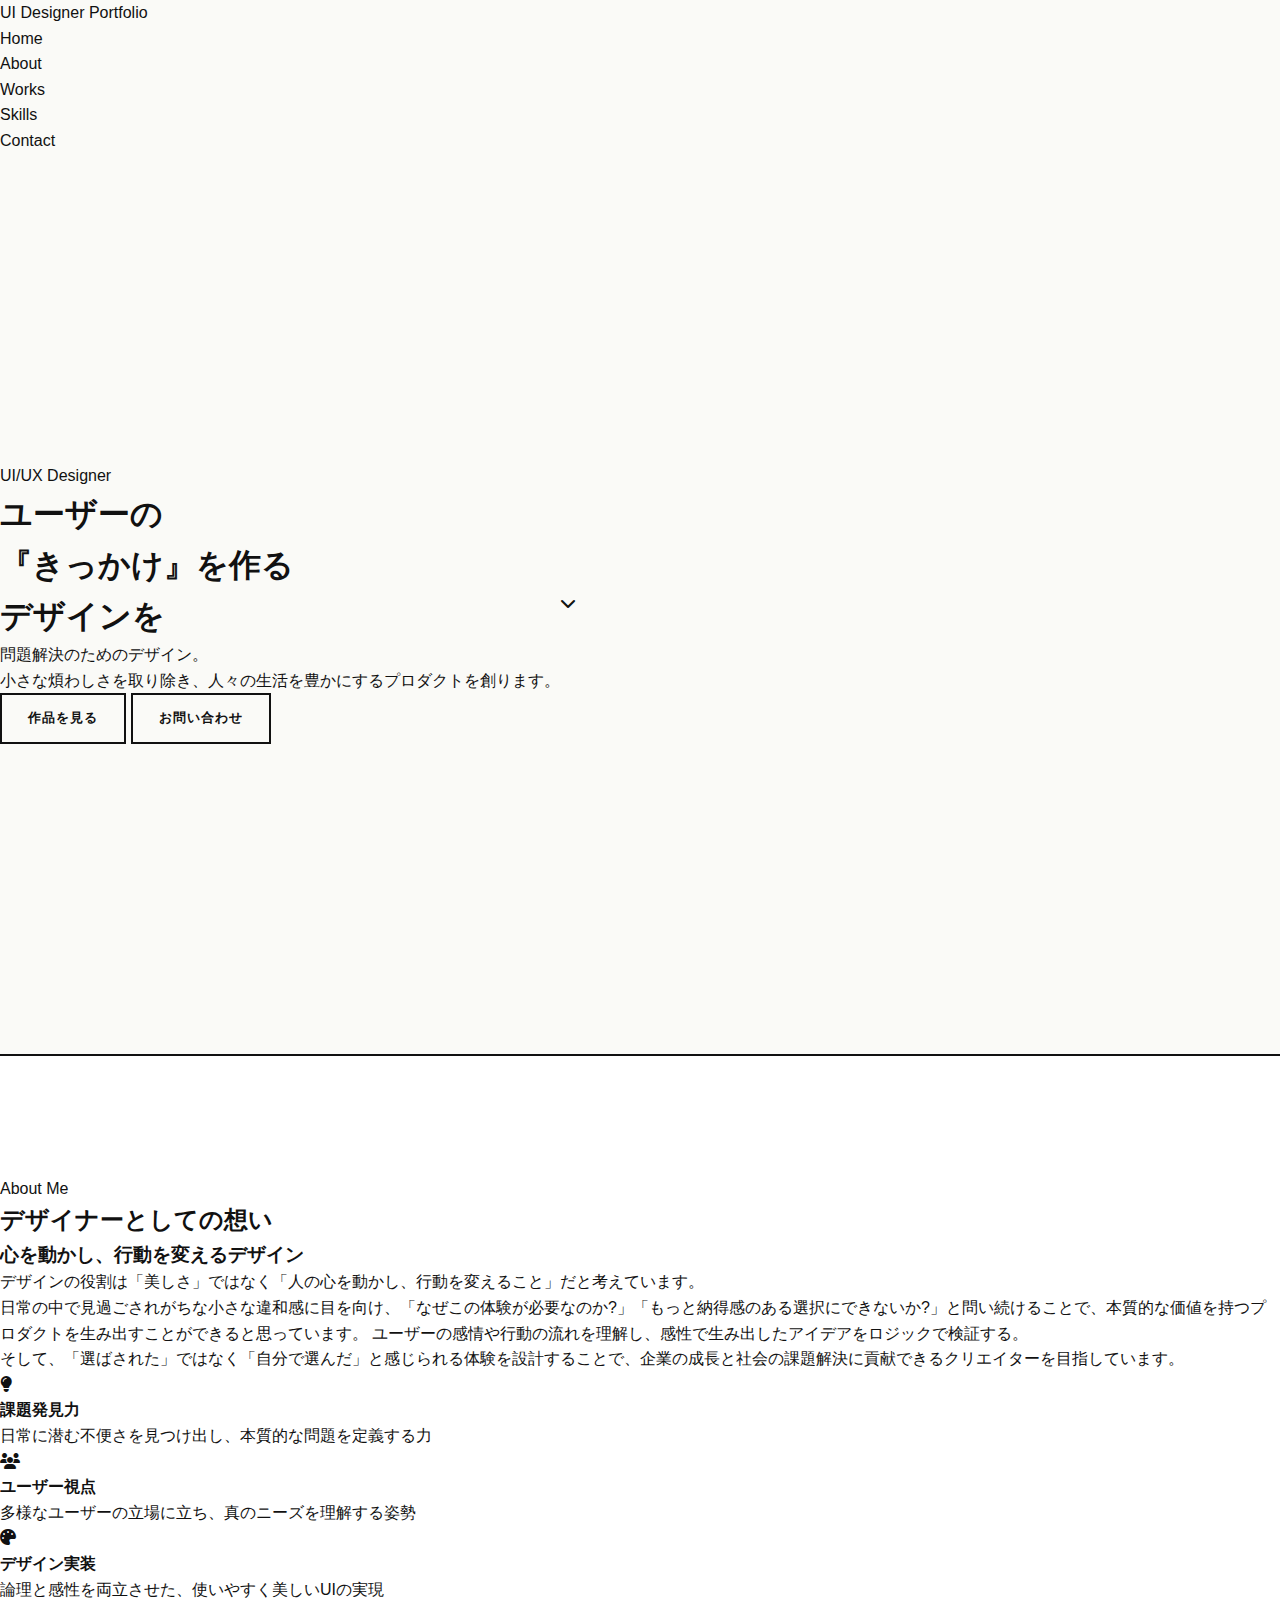
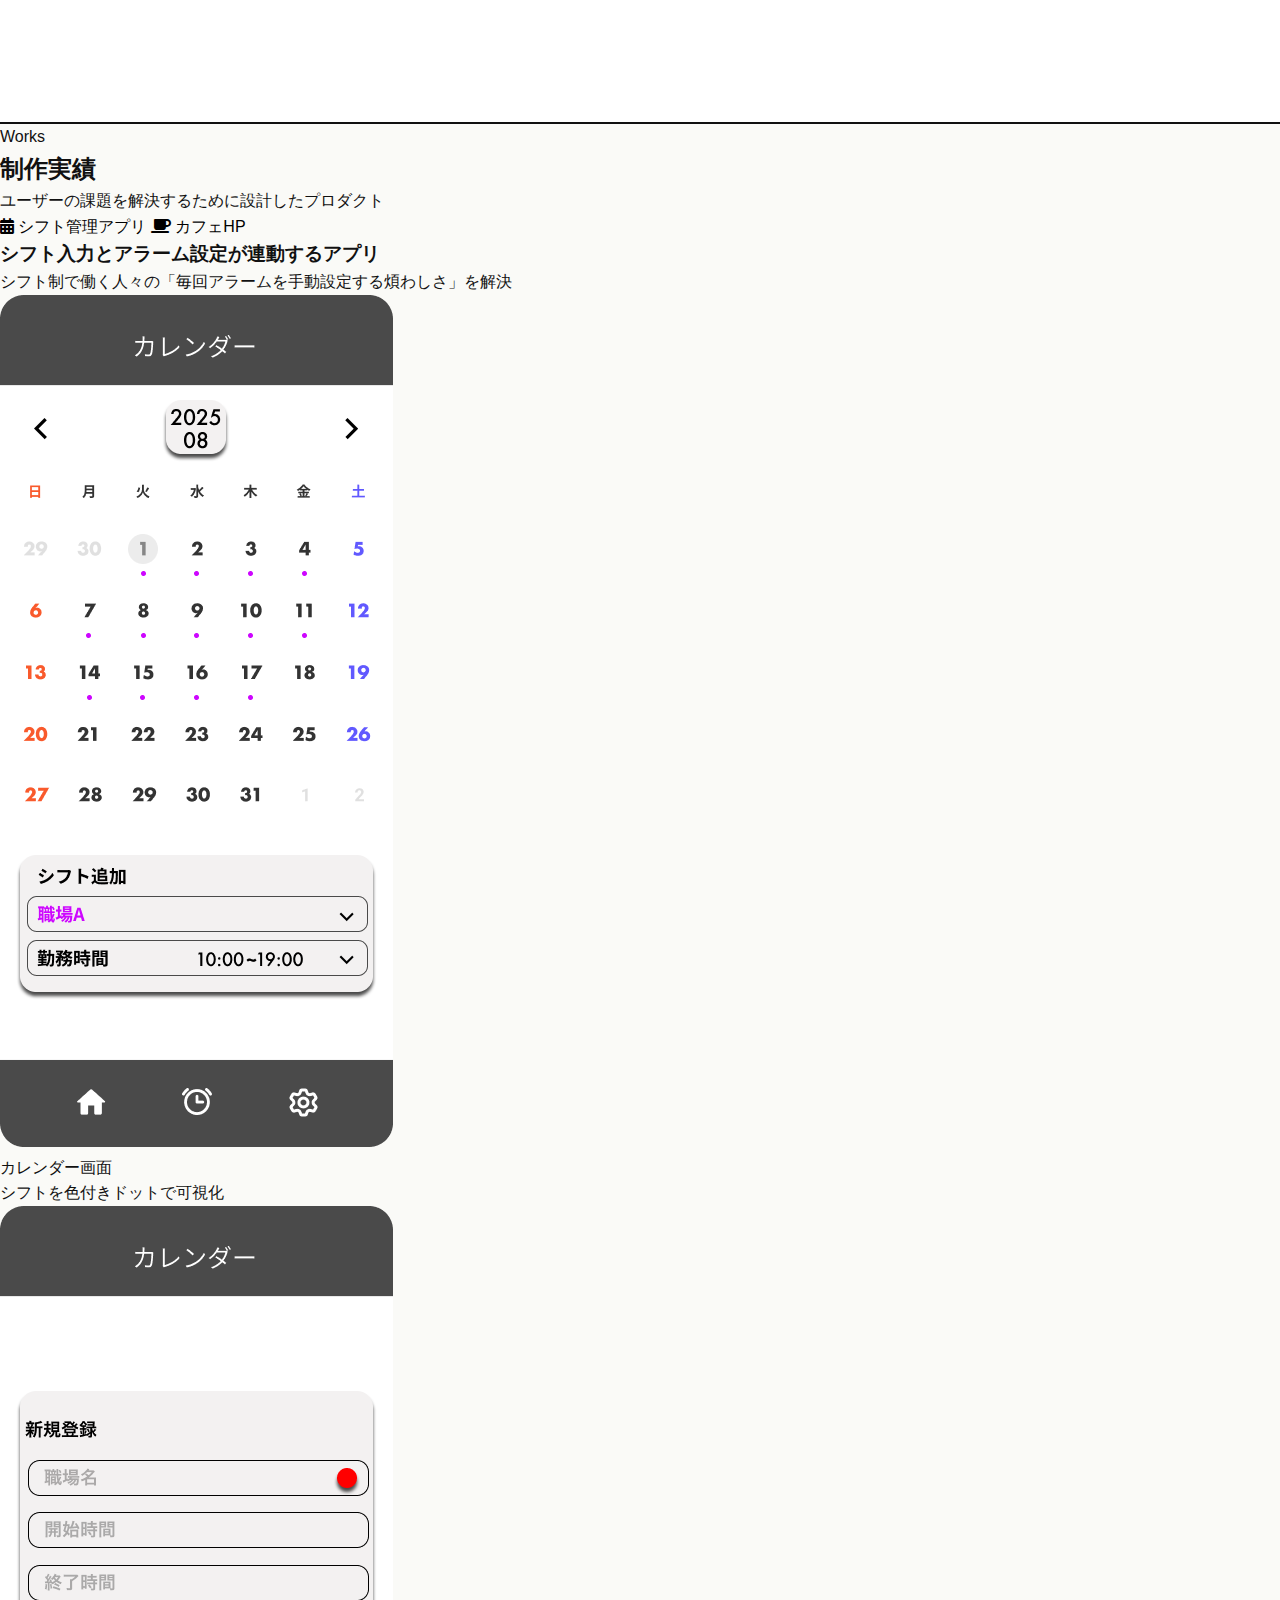
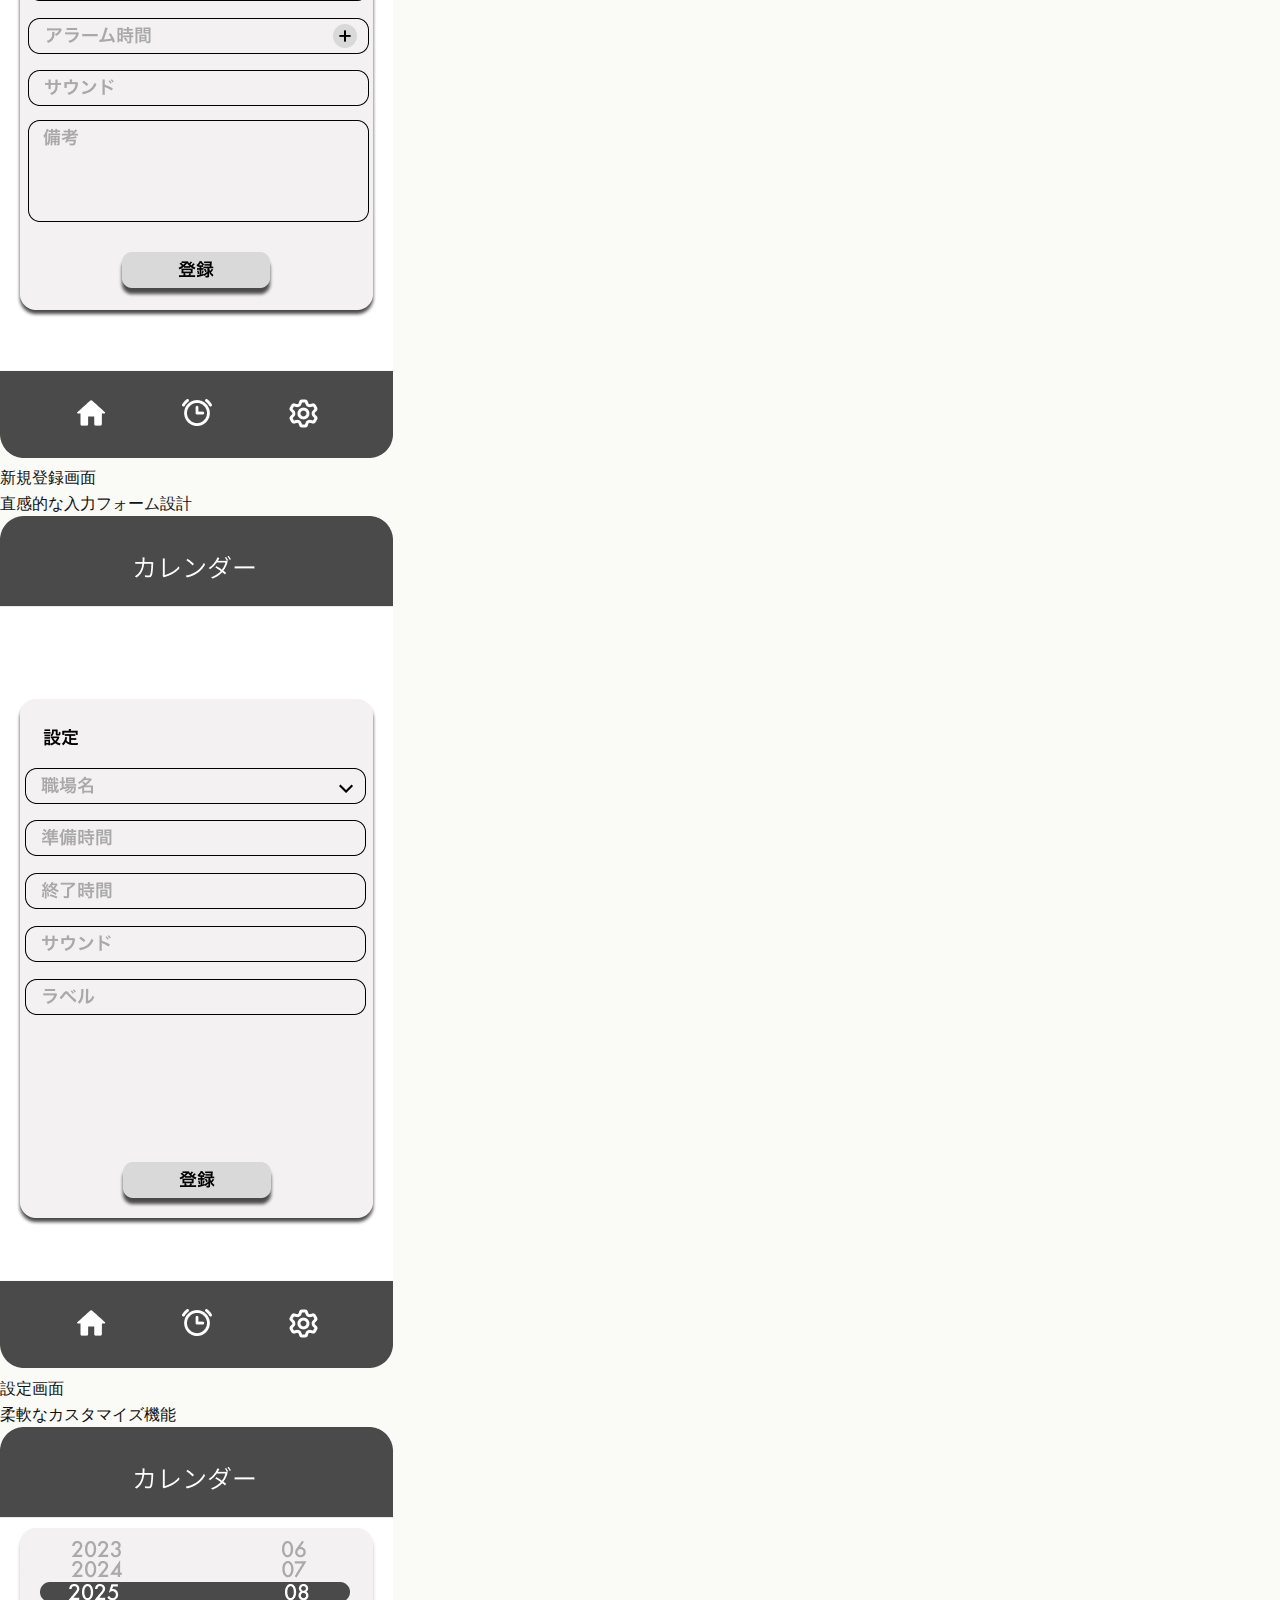
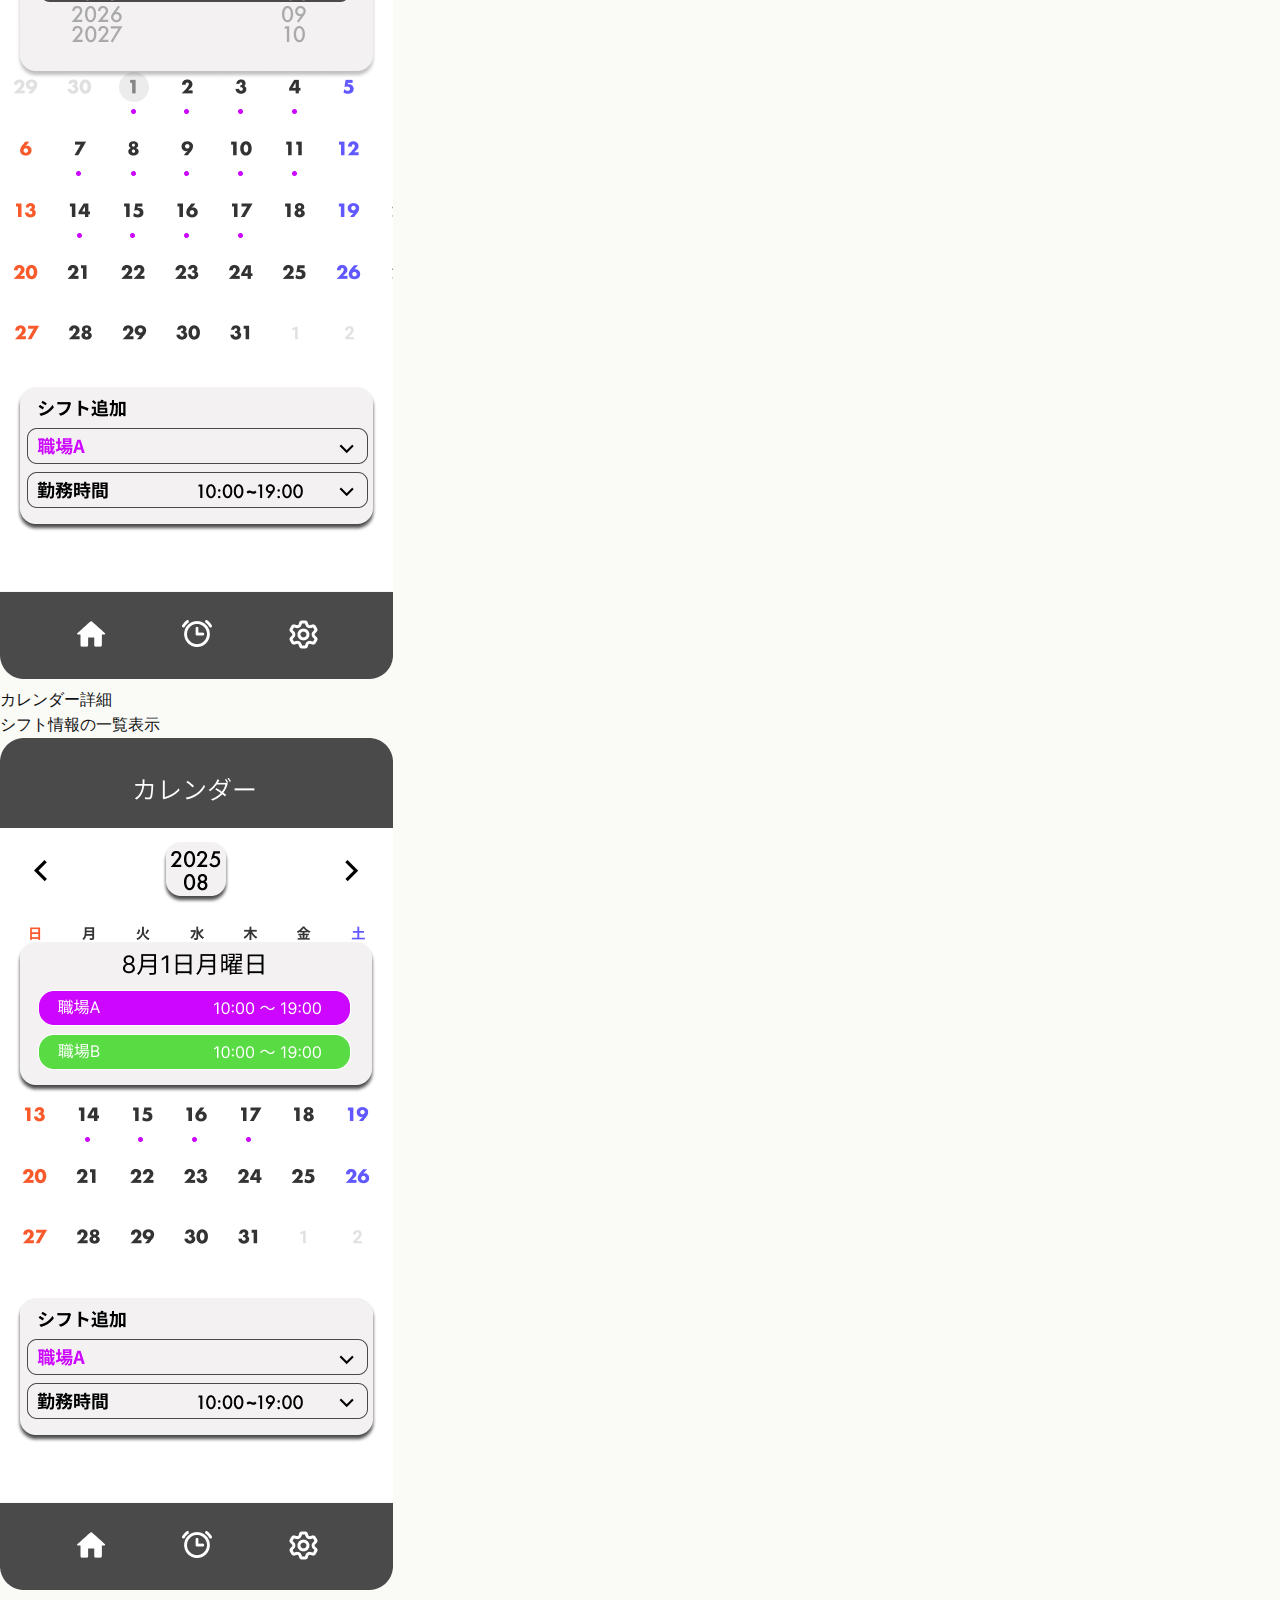
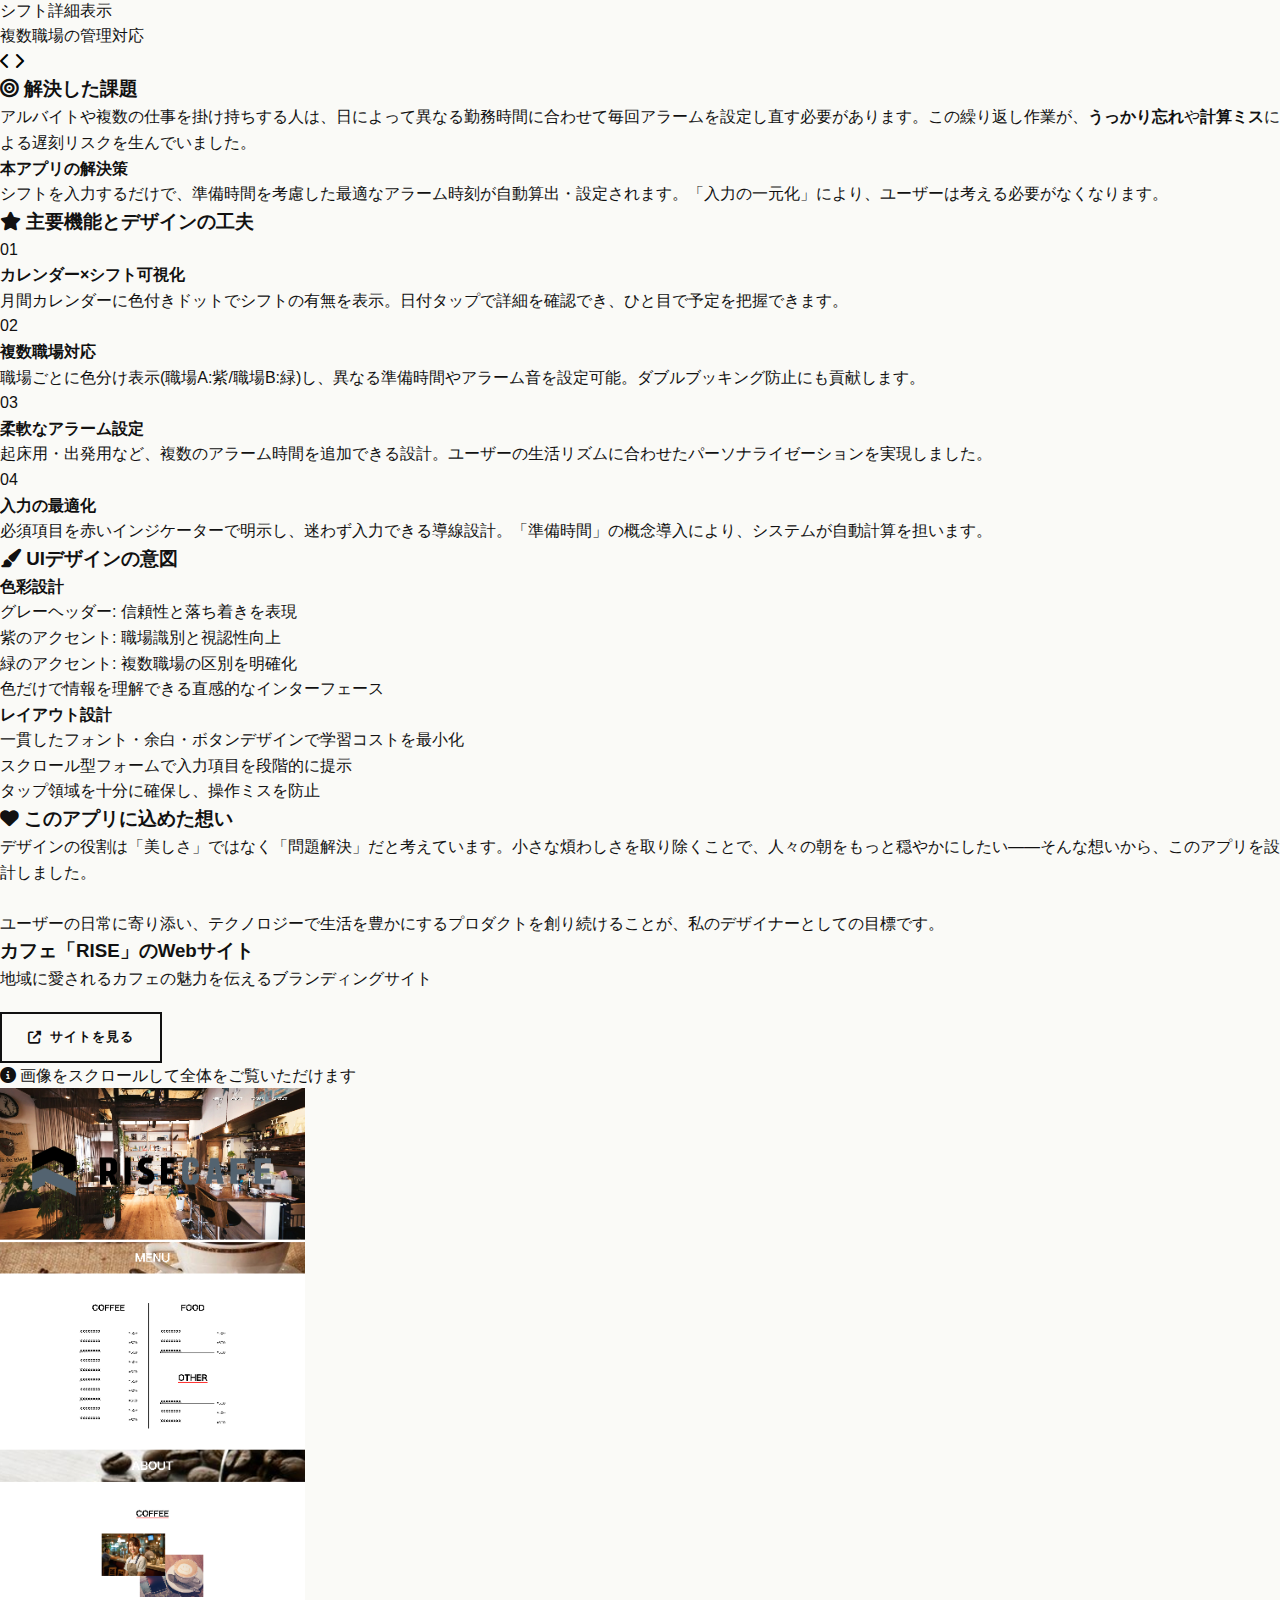
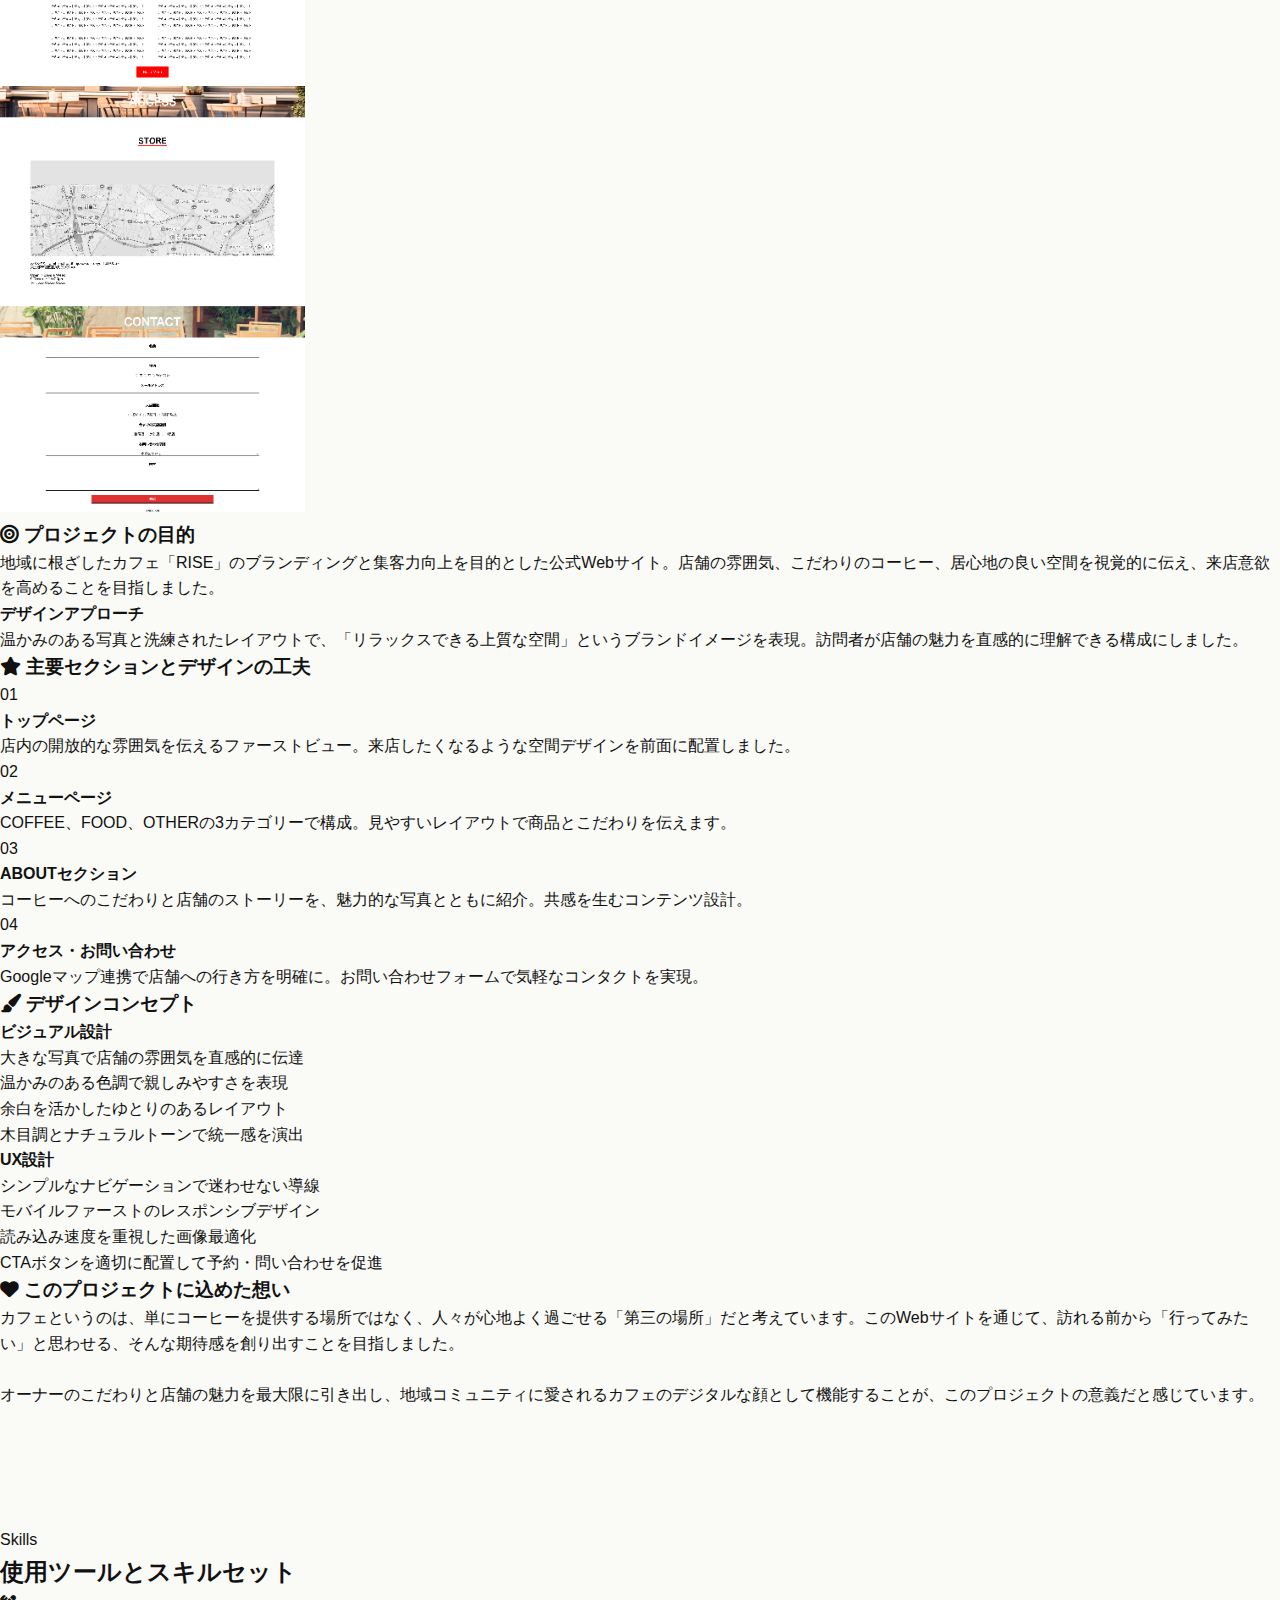
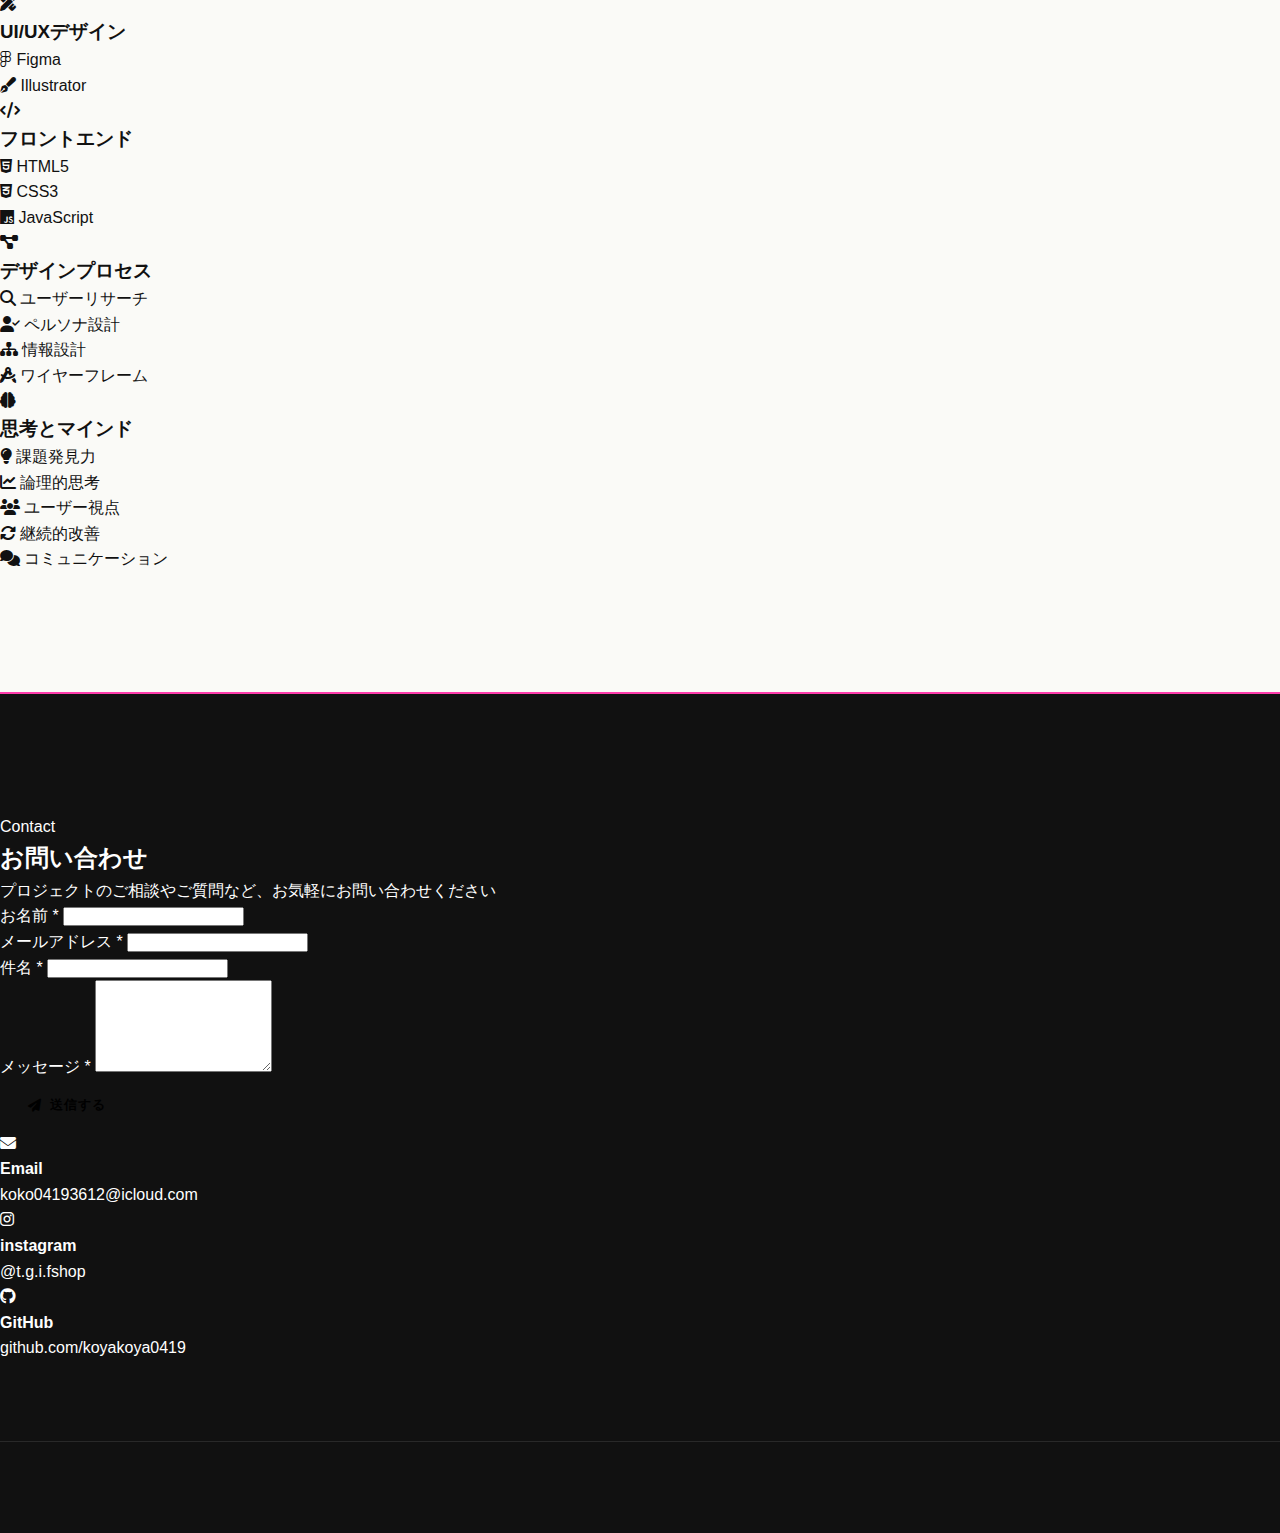
<file: index.html>
<!DOCTYPE html>
<html lang="ja">
<head>
    <meta charset="UTF-8">
    <meta name="viewport" content="width=device-width, initial-scale=1.0">
    <meta name="description" content="UIデザイナーのポートフォリオサイト - シフト管理アプリを中心とした作品紹介">
    <title>UI Designer Portfolio | シフト管理アプリ</title>
    
    <!-- Google Fonts -->
    <link href="https://fonts.googleapis.com/css2?family=Noto+Sans+JP:wght@300;400;500;700;900&family=Inter:wght@300;400;500;600;700&display=swap" rel="stylesheet">
    
    <!-- Font Awesome -->
    <link rel="stylesheet" href="https://cdn.jsdelivr.net/npm/@fortawesome/fontawesome-free@6.4.0/css/all.min.css">
    
    <!-- CSS -->
    <link rel="stylesheet" href="css/style.css">
</head>
<body>
    <!-- ナビゲーション -->
    <nav class="navbar" id="navbar">
        <div class="container nav-container">
            <a href="#home" class="logo">UI Designer Portfolio</a>
            <button class="nav-toggle" id="navToggle" aria-label="メニューを開く">
                <span></span>
                <span></span>
                <span></span>
            </button>
            <ul class="nav-menu" id="navMenu">
                <li><a href="#home" class="nav-link">Home</a></li>
                <li><a href="#about" class="nav-link">About</a></li>
                <li><a href="#works" class="nav-link">Works</a></li>
                <li><a href="#skills" class="nav-link">Skills</a></li>
                <li><a href="#contact" class="nav-link">Contact</a></li>
            </ul>
        </div>
    </nav>

    <!-- ヒーローセクション -->
    <section id="home" class="hero">
        <div class="hero-content">
            <div class="hero-text">
                <p class="hero-subtitle animate-fade-in">UI/UX Designer</p>
                <h1 class="hero-title animate-slide-up">
                    ユーザーの<br>
                    <span class="highlight">『きっかけ』を作る</span><br>
                    デザインを
                </h1>
                <p class="hero-description animate-fade-in-delay">
                    問題解決のためのデザイン。<br>
                    小さな煩わしさを取り除き、人々の生活を豊かにするプロダクトを創ります。
                </p>
                <div class="hero-buttons animate-fade-in-delay-2">
                    <a href="#works" class="btn btn-primary">作品を見る</a>
                    <a href="#contact" class="btn btn-secondary">お問い合わせ</a>
                </div>
            </div>
            <div class="hero-image">
                <div class="hero-image-wrapper animate-float">
                    <div class="gradient-circle gradient-purple"></div>
                    <div class="gradient-circle gradient-green"></div>
                </div>
            </div>
        </div>
        <div class="scroll-indicator">
            <a href="#about" aria-label="スクロールダウン">
                <i class="fas fa-chevron-down"></i>
            </a>
        </div>
    </section>

    <!-- Aboutセクション -->
    <section id="about" class="about section">
        <div class="container">
            <div class="section-header">
                <span class="section-label">About Me</span>
                <h2 class="section-title">デザイナーとしての想い</h2>
            </div>
            <div class="about-content">
                <div class="about-text">
                    <h3 class="about-subtitle">心を動かし、行動を変えるデザイン</h3>
                    <p>
                        デザインの役割は「美しさ」ではなく「人の心を動かし、行動を変えること」だと考えています。<br>日常の中で見過ごされがちな小さな違和感に目を向け、「なぜこの体験が必要なのか?」「もっと納得感のある選択にできないか?」と問い続けることで、本質的な価値を持つプロダクトを生み出すことができると思っています。
                        ユーザーの感情や行動の流れを理解し、感性で生み出したアイデアをロジックで検証する。</p>
                    <p>そして、「選ばされた」ではなく「自分で選んだ」と感じられる体験を設計することで、企業の成長と社会の課題解決に貢献できるクリエイターを目指しています。</p>
                    
                    <div class="about-features">
                        <div class="feature-card">
                            <div class="feature-icon">
                                <i class="fas fa-lightbulb"></i>
                            </div>
                            <h4>課題発見力</h4>
                            <p>日常に潜む不便さを見つけ出し、本質的な問題を定義する力</p>
                        </div>
                        <div class="feature-card">
                            <div class="feature-icon">
                                <i class="fas fa-users"></i>
                            </div>
                            <h4>ユーザー視点</h4>
                            <p>多様なユーザーの立場に立ち、真のニーズを理解する姿勢</p>
                        </div>
                        <div class="feature-card">
                            <div class="feature-icon">
                                <i class="fas fa-palette"></i>
                            </div>
                            <h4>デザイン実装</h4>
                            <p>論理と感性を両立させた、使いやすく美しいUIの実現</p>
                        </div>
                    </div>
                </div>
            </div>
        </div>
    </section>

    <!-- Worksセクション -->
    <section id="works" class="works section section-dark">
        <div class="container">
            <div class="section-header">
                <span class="section-label">Works</span>
                <h2 class="section-title">制作実績</h2>
                <p class="section-description">
                    ユーザーの課題を解決するために設計したプロダクト
                </p>
            </div>

            <!-- プロジェクトタブ -->
            <div class="project-tabs">
                <button class="tab-btn active" data-project="shift-app">
                    <i class="fas fa-calendar-alt"></i>
                    <span>シフト管理アプリ</span>
                </button>
                <button class="tab-btn" data-project="cafe-site">
                    <i class="fas fa-coffee"></i>
                    <span>カフェHP</span>
                </button>
            </div>

            <!-- プロジェクト1: シフト管理アプリ -->
            <div class="project-content active" id="shift-app">
                <div class="project-header">
                    <h3 class="project-title">シフト入力とアラーム設定が連動するアプリ</h3>
                    <p class="project-subtitle">シフト制で働く人々の「毎回アラームを手動設定する煩わしさ」を解決</p>
                </div>

                <!-- 画像スライダー -->
                <div class="slider-container">
                <div class="slider" id="slider">
                    <div class="slide active">
                        <img src="images/home.png" alt="カレンダー画面 - シフトを色付きドットで可視化">
                        <div class="slide-caption">カレンダー画面<br>シフトを色付きドットで可視化</div>
                    </div>
                    <div class="slide">
                        <img src="images/register.png" alt="新規登録画面 - 直感的な入力フォーム設計">
                        <div class="slide-caption">新規登録画面<br>直感的な入力フォーム設計</div>
                    </div>
                    <div class="slide">
                        <img src="images/setting.png" alt="設定画面 - 柔軟なカスタマイズ機能">
                        <div class="slide-caption">設定画面<br>柔軟なカスタマイズ機能</div>
                    </div>
                    <div class="slide">
                        <img src="images/date.png" alt="カレンダー詳細 - シフト情報の一覧表示">
                        <div class="slide-caption">カレンダー詳細<br>シフト情報の一覧表示</div>
                    </div>
                    <div class="slide">
                        <img src="images/confirm.png" alt="シフト詳細表示 - 複数職場の管理対応">
                        <div class="slide-caption">シフト詳細表示<br>複数職場の管理対応</div>
                    </div>
                </div>
                <button class="slider-btn prev" id="prevBtn" aria-label="前のスライド">
                    <i class="fas fa-chevron-left"></i>
                </button>
                <button class="slider-btn next" id="nextBtn" aria-label="次のスライド">
                    <i class="fas fa-chevron-right"></i>
                </button>
                <div class="slider-dots" id="sliderDots"></div>
            </div>

            <!-- プロジェクト詳細 -->
            <div class="project-details">
                <div class="detail-section">
                    <h3><i class="fas fa-bullseye"></i> 解決した課題</h3>
                    <p>
                        アルバイトや複数の仕事を掛け持ちする人は、日によって異なる勤務時間に合わせて毎回アラームを設定し直す必要があります。この繰り返し作業が、<strong>うっかり忘れ</strong>や<strong>計算ミス</strong>による遅刻リスクを生んでいました。
                    </p>
                    <div class="solution-box">
                        <h4>本アプリの解決策</h4>
                        <p>シフトを入力するだけで、準備時間を考慮した最適なアラーム時刻が自動算出・設定されます。「入力の一元化」により、ユーザーは考える必要がなくなります。</p>
                    </div>
                </div>

                <div class="detail-section">
                    <h3><i class="fas fa-star"></i> 主要機能とデザインの工夫</h3>
                    <div class="features-grid">
                        <div class="feature-detail">
                            <div class="feature-number">01</div>
                            <h4>カレンダー×シフト可視化</h4>
                            <p>月間カレンダーに色付きドットでシフトの有無を表示。日付タップで詳細を確認でき、ひと目で予定を把握できます。</p>
                        </div>
                        <div class="feature-detail">
                            <div class="feature-number">02</div>
                            <h4>複数職場対応</h4>
                            <p>職場ごとに色分け表示(職場A:紫/職場B:緑)し、異なる準備時間やアラーム音を設定可能。ダブルブッキング防止にも貢献します。</p>
                        </div>
                        <div class="feature-detail">
                            <div class="feature-number">03</div>
                            <h4>柔軟なアラーム設定</h4>
                            <p>起床用・出発用など、複数のアラーム時間を追加できる設計。ユーザーの生活リズムに合わせたパーソナライゼーションを実現しました。</p>
                        </div>
                        <div class="feature-detail">
                            <div class="feature-number">04</div>
                            <h4>入力の最適化</h4>
                            <p>必須項目を赤いインジケーターで明示し、迷わず入力できる導線設計。「準備時間」の概念導入により、システムが自動計算を担います。</p>
                        </div>
                    </div>
                </div>

                <div class="detail-section">
                    <h3><i class="fas fa-paint-brush"></i> UIデザインの意図</h3>
                    <div class="design-principles">
                        <div class="principle-item">
                            <h4>色彩設計</h4>
                            <ul>
                                <li><span class="color-dot gray"></span> グレーヘッダー: 信頼性と落ち着きを表現</li>
                                <li><span class="color-dot purple"></span> 紫のアクセント: 職場識別と視認性向上</li>
                                <li><span class="color-dot green"></span> 緑のアクセント: 複数職場の区別を明確化</li>
                                <li>色だけで情報を理解できる直感的なインターフェース</li>
                            </ul>
                        </div>
                        <div class="principle-item">
                            <h4>レイアウト設計</h4>
                            <ul>
                                <li>一貫したフォント・余白・ボタンデザインで学習コストを最小化</li>
                                <li>スクロール型フォームで入力項目を段階的に提示</li>
                                <li>タップ領域を十分に確保し、操作ミスを防止</li>
                            </ul>
                        </div>
                    </div>
                </div>

                <div class="detail-section">
                    <h3><i class="fas fa-heart"></i> このアプリに込めた想い</h3>
                    <p class="thought-text">
                        デザインの役割は「美しさ」ではなく「問題解決」だと考えています。小さな煩わしさを取り除くことで、人々の朝をもっと穏やかにしたい——そんな想いから、このアプリを設計しました。<br><br>
                        ユーザーの日常に寄り添い、テクノロジーで生活を豊かにするプロダクトを創り続けることが、私のデザイナーとしての目標です。
                    </p>
                </div>
            </div>
            </div>
            <!-- プロジェクト1終了 -->

            <!-- プロジェクト2: カフェHP -->
            <div class="project-content" id="cafe-site">
                <div class="project-header">
                    <h3 class="project-title">カフェ「RISE」のWebサイト</h3>
                    <p class="project-subtitle">地域に愛されるカフェの魅力を伝えるブランディングサイト</p>
                    <a href="https://kensyu.whitesnow.jp/koya_ito/" target="_blank" class="btn btn-primary" style="margin-top: 20px;">
                        <i class="fas fa-external-link-alt"></i> サイトを見る
                    </a>
                </div>

                <!-- カフェHP画像 -->
                <div class="cafe-showcase">
                    <div class="cafe-image-note">
                        <i class="fas fa-info-circle"></i>
                        <span>画像をスクロールして全体をご覧いただけます</span>
                    </div>
                    <img src="images/cafe-overview.jpg" alt="カフェRISEのWebサイト全体像" class="cafe-full-image">
                </div>

                <!-- プロジェクト詳細 -->
                <div class="project-details">
                    <div class="detail-section">
                        <h3><i class="fas fa-bullseye"></i> プロジェクトの目的</h3>
                        <p>
                            地域に根ざしたカフェ「RISE」のブランディングと集客力向上を目的とした公式Webサイト。店舗の雰囲気、こだわりのコーヒー、居心地の良い空間を視覚的に伝え、来店意欲を高めることを目指しました。
                        </p>
                        <div class="solution-box">
                            <h4>デザインアプローチ</h4>
                            <p>温かみのある写真と洗練されたレイアウトで、「リラックスできる上質な空間」というブランドイメージを表現。訪問者が店舗の魅力を直感的に理解できる構成にしました。</p>
                        </div>
                    </div>

                    <div class="detail-section">
                        <h3><i class="fas fa-star"></i> 主要セクションとデザインの工夫</h3>
                        <div class="features-grid">
                            <div class="feature-detail">
                                <div class="feature-number">01</div>
                                <h4>トップページ</h4>
                                <p>店内の開放的な雰囲気を伝えるファーストビュー。来店したくなるような空間デザインを前面に配置しました。</p>
                            </div>
                            <div class="feature-detail">
                                <div class="feature-number">02</div>
                                <h4>メニューページ</h4>
                                <p>COFFEE、FOOD、OTHERの3カテゴリーで構成。見やすいレイアウトで商品とこだわりを伝えます。</p>
                            </div>
                            <div class="feature-detail">
                                <div class="feature-number">03</div>
                                <h4>ABOUTセクション</h4>
                                <p>コーヒーへのこだわりと店舗のストーリーを、魅力的な写真とともに紹介。共感を生むコンテンツ設計。</p>
                            </div>
                            <div class="feature-detail">
                                <div class="feature-number">04</div>
                                <h4>アクセス・お問い合わせ</h4>
                                <p>Googleマップ連携で店舗への行き方を明確に。お問い合わせフォームで気軽なコンタクトを実現。</p>
                            </div>
                        </div>
                    </div>

                    <div class="detail-section">
                        <h3><i class="fas fa-paint-brush"></i> デザインコンセプト</h3>
                        <div class="design-principles">
                            <div class="principle-item">
                                <h4>ビジュアル設計</h4>
                                <ul>
                                    <li>大きな写真で店舗の雰囲気を直感的に伝達</li>
                                    <li>温かみのある色調で親しみやすさを表現</li>
                                    <li>余白を活かしたゆとりのあるレイアウト</li>
                                    <li>木目調とナチュラルトーンで統一感を演出</li>
                                </ul>
                            </div>
                            <div class="principle-item">
                                <h4>UX設計</h4>
                                <ul>
                                    <li>シンプルなナビゲーションで迷わせない導線</li>
                                    <li>モバイルファーストのレスポンシブデザイン</li>
                                    <li>読み込み速度を重視した画像最適化</li>
                                    <li>CTAボタンを適切に配置して予約・問い合わせを促進</li>
                                </ul>
                            </div>
                        </div>
                    </div>

                    <div class="detail-section">
                        <h3><i class="fas fa-heart"></i> このプロジェクトに込めた想い</h3>
                        <p class="thought-text">
                            カフェというのは、単にコーヒーを提供する場所ではなく、人々が心地よく過ごせる「第三の場所」だと考えています。このWebサイトを通じて、訪れる前から「行ってみたい」と思わせる、そんな期待感を創り出すことを目指しました。<br><br>
                            オーナーのこだわりと店舗の魅力を最大限に引き出し、地域コミュニティに愛されるカフェのデジタルな顔として機能することが、このプロジェクトの意義だと感じています。
                        </p>
                    </div>
                </div>
            </div>
            <!-- プロジェクト2終了 -->

        </div>
    </section>

    <!-- Skillsセクション -->
    <section id="skills" class="skills section">
        <div class="container">
            <div class="section-header">
                <span class="section-label">Skills</span>
                <h2 class="section-title">使用ツールとスキルセット</h2>
            </div>
            <div class="skills-grid">
                <div class="skill-category">
                    <div class="skill-icon">
                        <i class="fas fa-pencil-ruler"></i>
                    </div>
                    <h3>UI/UXデザイン</h3>
                    <ul class="skill-list">
                        <li><i class="fab fa-figma"></i> Figma</li>
                        <li><i class="fas fa-pen-fancy"></i> Illustrator</li>
                    </ul>
                </div>
                <div class="skill-category">
                    <div class="skill-icon">
                        <i class="fas fa-code"></i>
                    </div>
                    <h3>フロントエンド</h3>
                    <ul class="skill-list">
                        <li><i class="fab fa-html5"></i> HTML5</li>
                        <li><i class="fab fa-css3-alt"></i> CSS3</li>
                        <li><i class="fab fa-js"></i> JavaScript</li>
                    </ul>
                </div>
                <div class="skill-category">
                    <div class="skill-icon">
                        <i class="fas fa-project-diagram"></i>
                    </div>
                    <h3>デザインプロセス</h3>
                    <ul class="skill-list">
                        <li><i class="fas fa-search"></i> ユーザーリサーチ</li>
                        <li><i class="fas fa-user-check"></i> ペルソナ設計</li>
                        <li><i class="fas fa-sitemap"></i> 情報設計</li>
                        <li><i class="fas fa-drafting-compass"></i> ワイヤーフレーム</li>
                    </ul>
                </div>
                <div class="skill-category">
                    <div class="skill-icon">
                        <i class="fas fa-brain"></i>
                    </div>
                    <h3>思考とマインド</h3>
                    <ul class="skill-list">
                        <li><i class="fas fa-lightbulb"></i> 課題発見力</li>
                        <li><i class="fas fa-chart-line"></i> 論理的思考</li>
                        <li><i class="fas fa-users"></i> ユーザー視点</li>
                        <li><i class="fas fa-sync-alt"></i> 継続的改善</li>
                        <li><i class="fas fa-comments"></i> コミュニケーション</li>
                    </ul>
                </div>
            </div>
        </div>
    </section>

    <!-- Contactセクション -->
    <section id="contact" class="contact section section-dark">
        <div class="container">
            <div class="section-header">
                <span class="section-label">Contact</span>
                <h2 class="section-title">お問い合わせ</h2>
                <p class="section-description">
                    プロジェクトのご相談やご質問など、お気軽にお問い合わせください
                </p>
            </div>
            <div class="contact-content">
                <form class="contact-form" id="contactForm">
                    <div class="form-row">
                        <div class="form-group">
                            <label for="name">お名前 <span class="required">*</span></label>
                            <input type="text" id="name" name="name" required>
                        </div>
                        <div class="form-group">
                            <label for="email">メールアドレス <span class="required">*</span></label>
                            <input type="email" id="email" name="email" required>
                        </div>
                    </div>
                    <div class="form-group">
                        <label for="subject">件名 <span class="required">*</span></label>
                        <input type="text" id="subject" name="subject" required>
                    </div>
                    <div class="form-group">
                        <label for="message">メッセージ <span class="required">*</span></label>
                        <textarea id="message" name="message" rows="6" required></textarea>
                    </div>
                    <button type="submit" class="btn btn-primary btn-large">
                        <i class="fas fa-paper-plane"></i> 送信する
                    </button>
                </form>
                <div class="contact-info">
                    <div class="info-card">
                        <i class="fas fa-envelope"></i>
                        <h4>Email</h4>
                        <p>koko04193612@icloud.com</p>
                    </div>
                    <div class="info-card">
                        <a href="https://www.instagram.com/t.g.i.fshop" target="_blank" rel="noopener noreferrer" style="text-decoration: none; color: inherit;">
                        <i class="fa-brands fa-instagram"></i>
                        <h4>instagram</h4>
                        <p>@t.g.i.fshop</p>
                        </a>
                    </div>
                    </div>
                    <div class="info-card">
                        <i class="fab fa-github"></i>
                        <h4>GitHub</h4>
                        <p>github.com/koyakoya0419</p>
                    </div>
                </div>
            </div>
        </div>
    </section>

    <!-- フッター -->
    <footer class="footer">
        <div class="container">
            <p>&copy; 2026 UI Designer Portfolio. All rights reserved.</p>
            <div class="social-links">
                <a href="#" aria-label="instagram"><i class="fa-brands fa-instagram"></i></a>
                <a href="#" aria-label="GitHub"><i class="fab fa-github"></i></a>
            </div>
        </div>
    </footer>

    <!-- JavaScript -->
    <script src="js/main.js"></script>
</body>
</html>
</file>
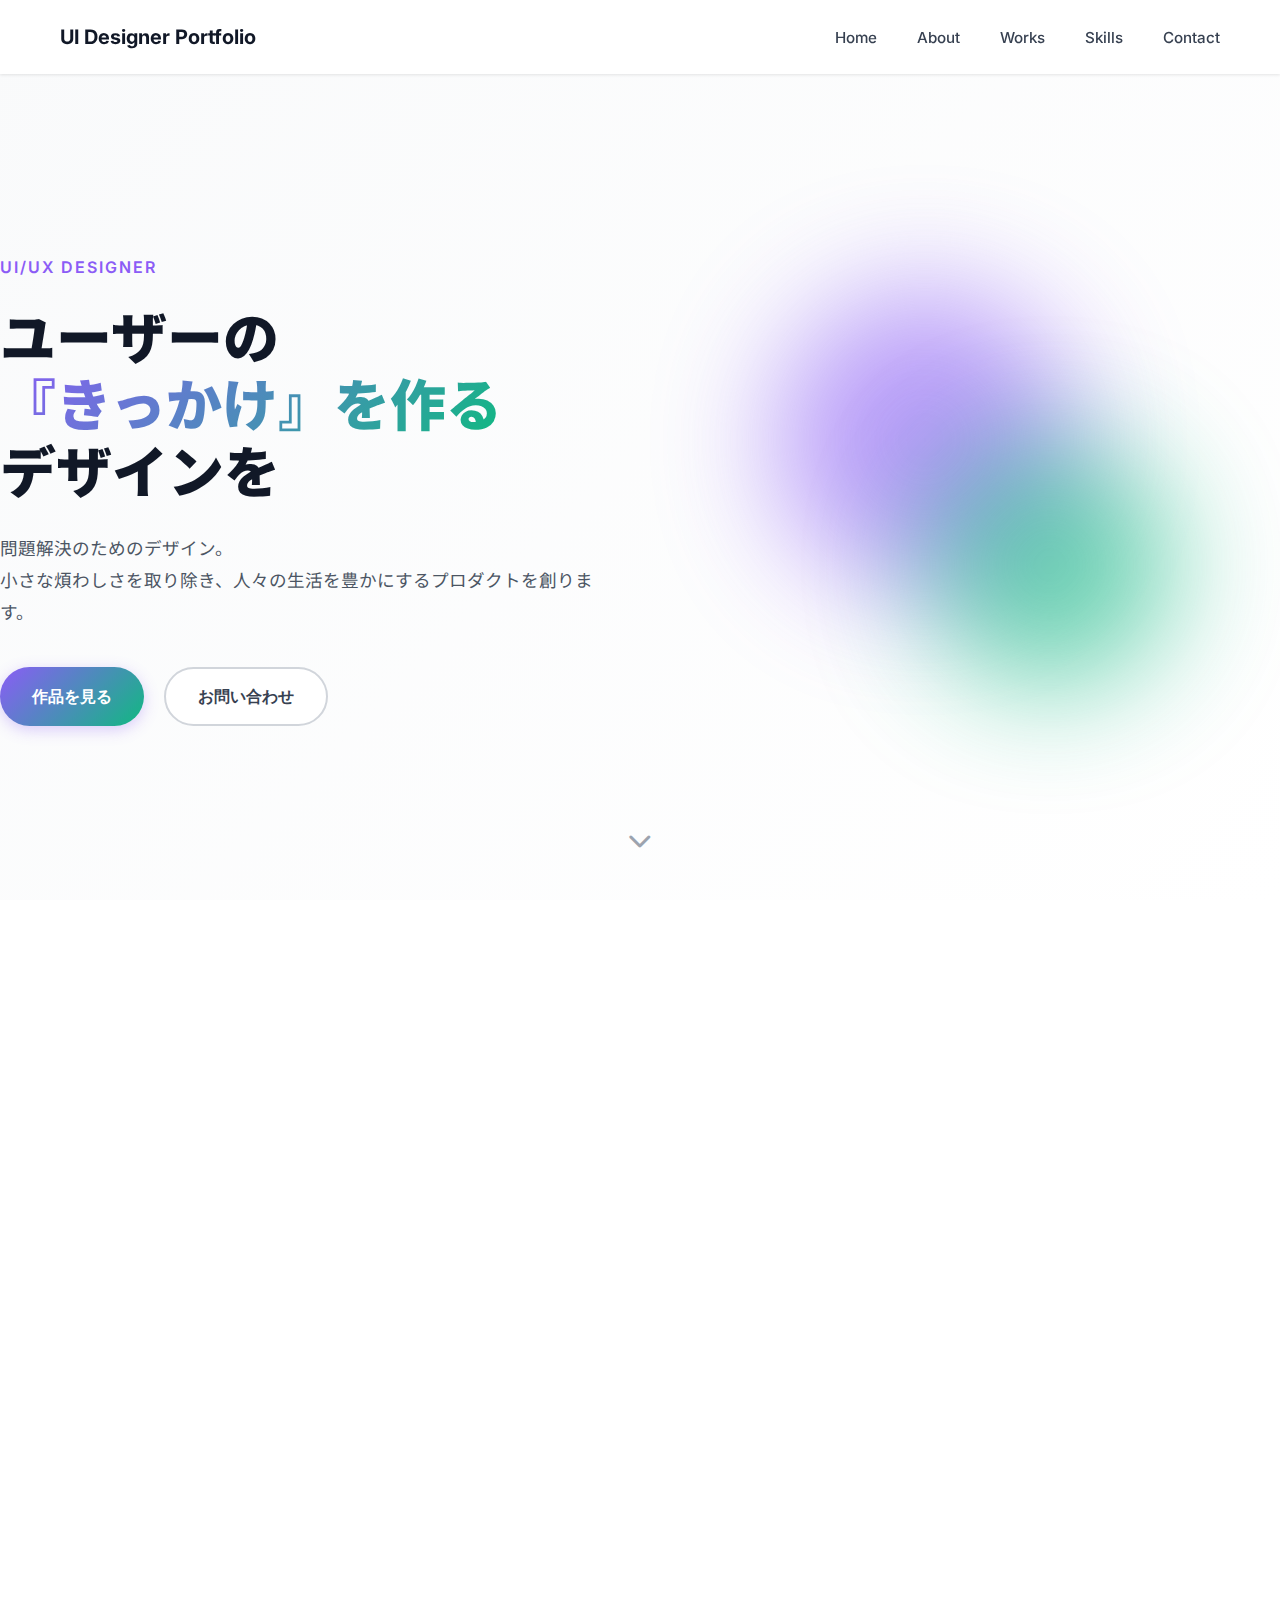
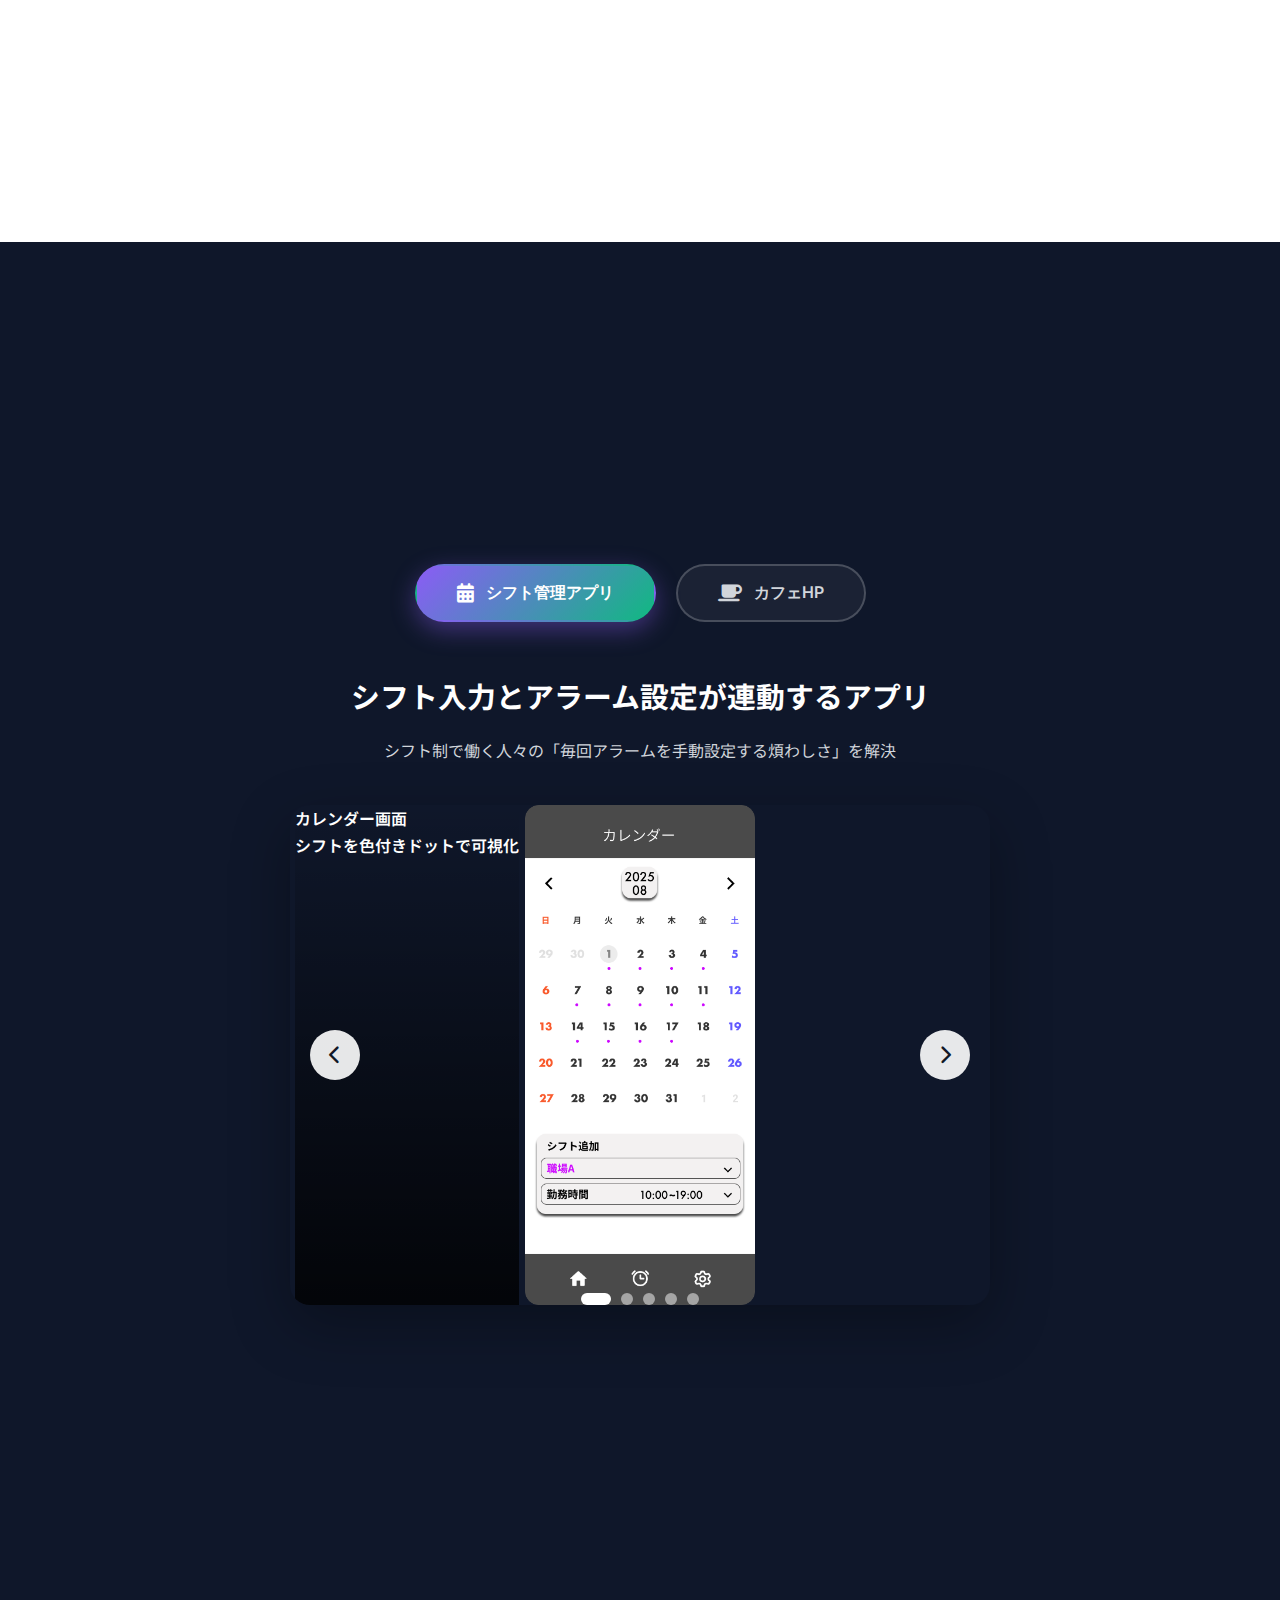
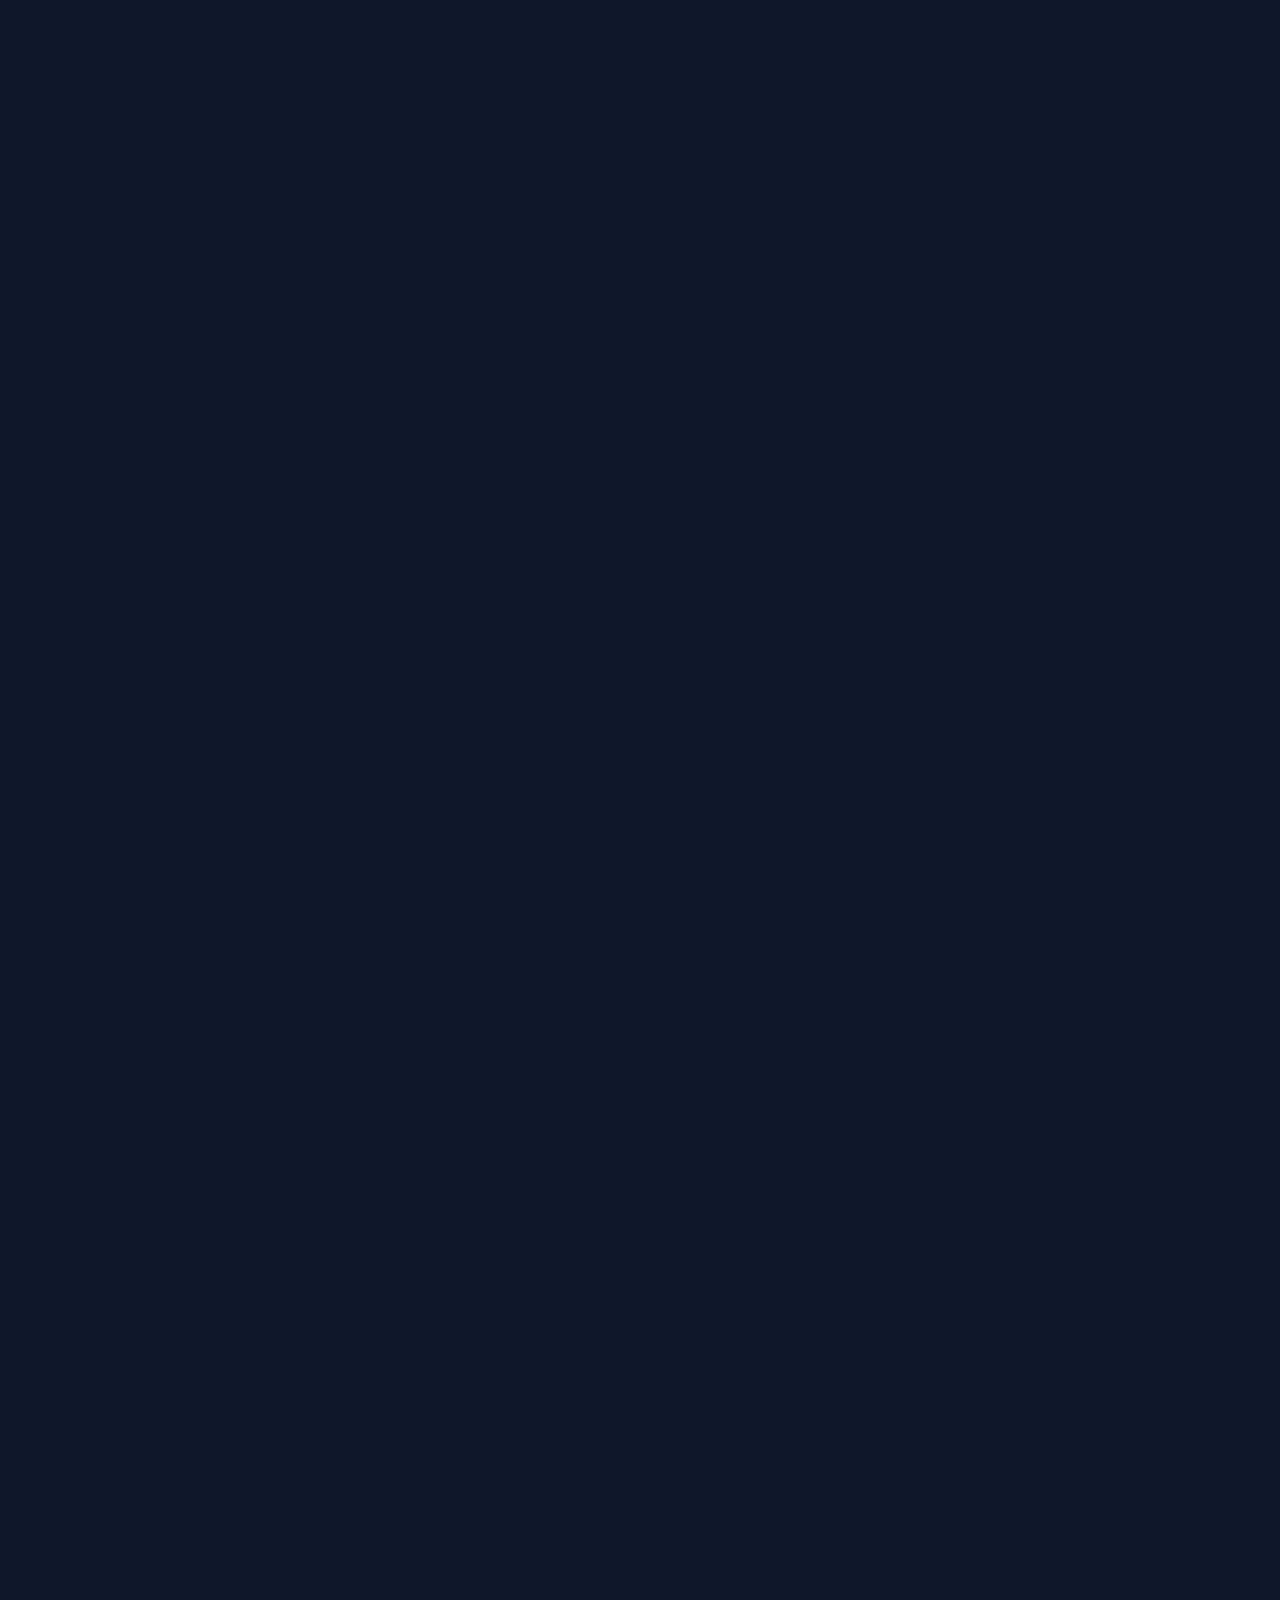
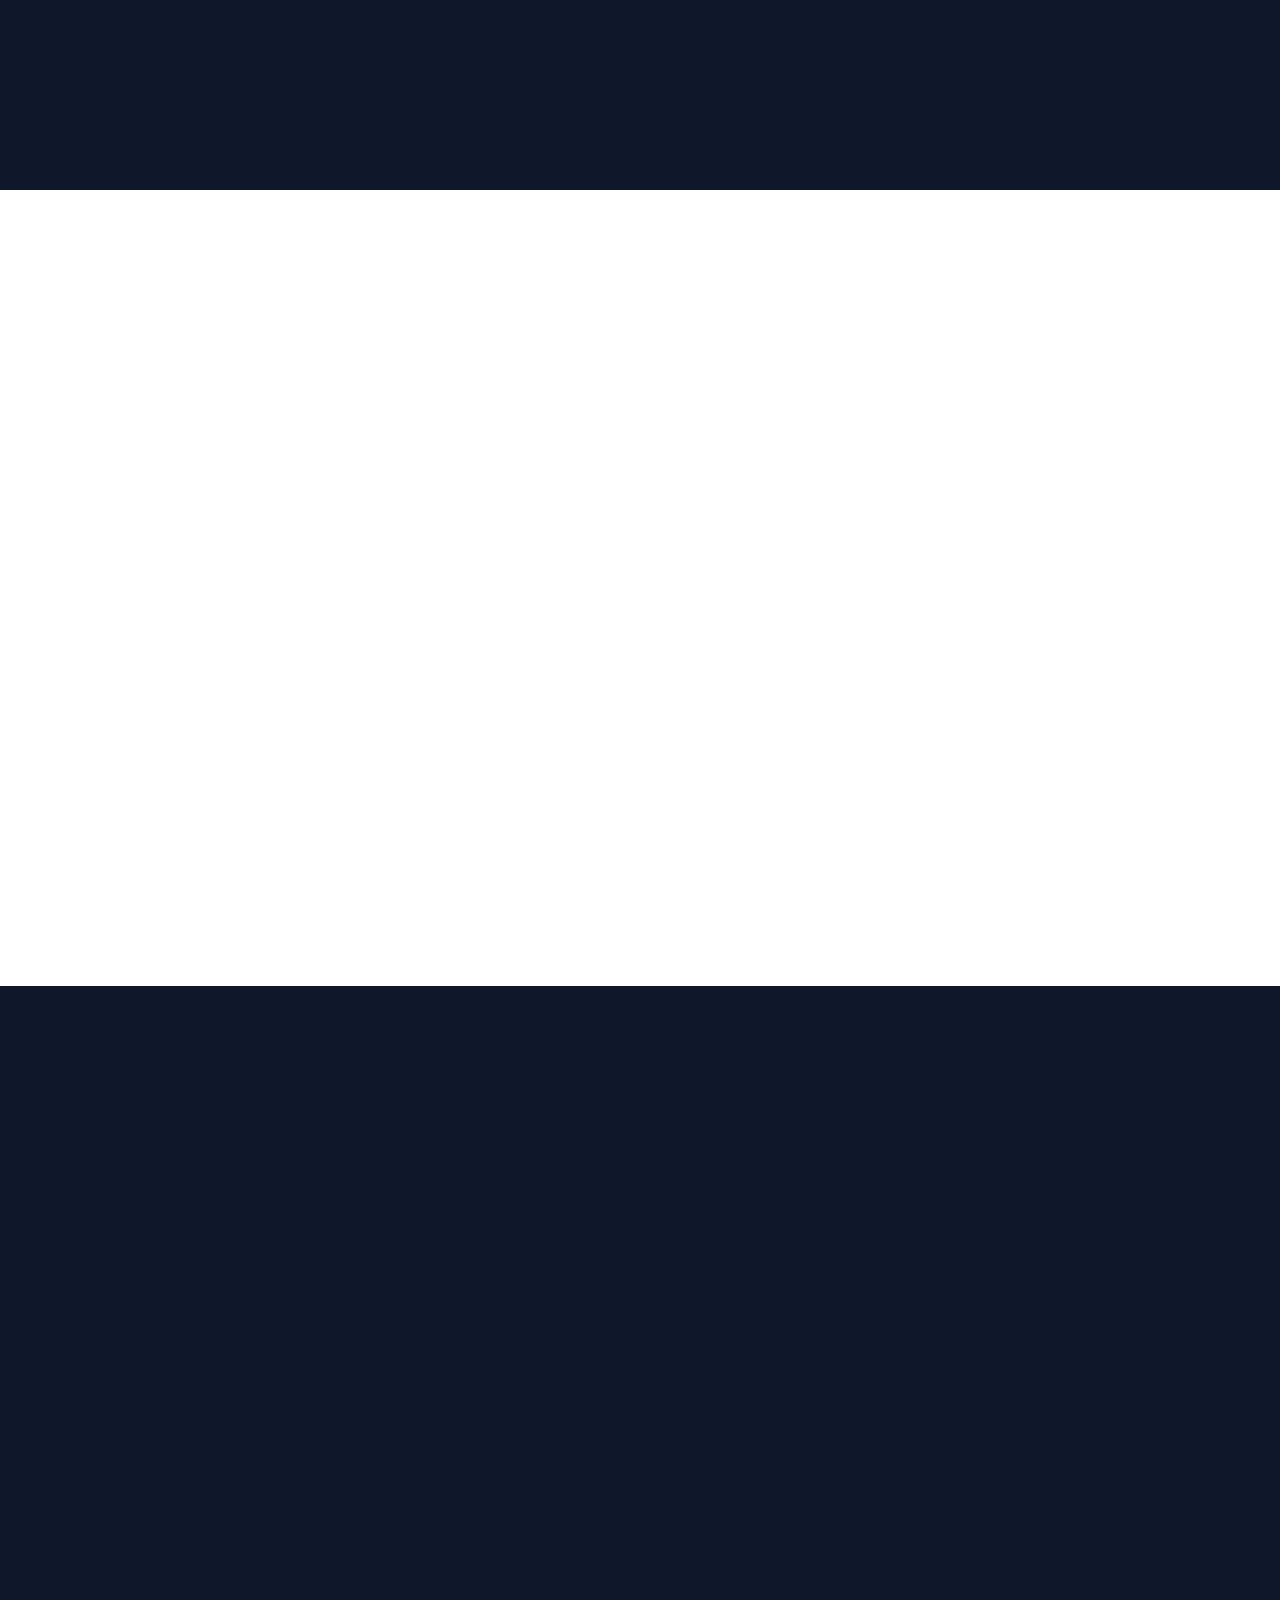
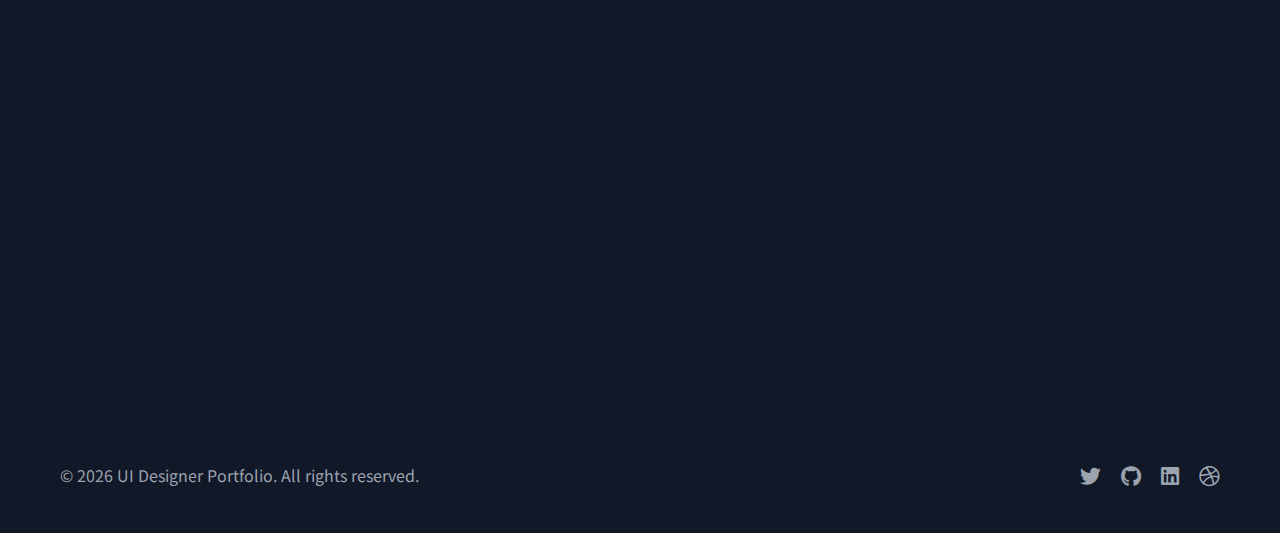
<file: UI_portfolio/index.html>
<!DOCTYPE html>
<html lang="ja">
<head>
    <meta charset="UTF-8">
    <meta name="viewport" content="width=device-width, initial-scale=1.0">
    <meta name="description" content="UIデザイナーのポートフォリオサイト - シフト管理アプリを中心とした作品紹介">
    <title>UI Designer Portfolio | シフト管理アプリ</title>
    
    <!-- Google Fonts -->
    <link href="https://fonts.googleapis.com/css2?family=Noto+Sans+JP:wght@300;400;500;700;900&family=Inter:wght@300;400;500;600;700&display=swap" rel="stylesheet">
    
    <!-- Font Awesome -->
    <link rel="stylesheet" href="https://cdn.jsdelivr.net/npm/@fortawesome/fontawesome-free@6.4.0/css/all.min.css">
    
    <!-- CSS -->
    <link rel="stylesheet" href="css/style.css">
</head>
<body>
    <!-- ナビゲーション -->
    <nav class="navbar" id="navbar">
        <div class="container nav-container">
            <a href="#home" class="logo">UI Designer Portfolio</a>
            <button class="nav-toggle" id="navToggle" aria-label="メニューを開く">
                <span></span>
                <span></span>
                <span></span>
            </button>
            <ul class="nav-menu" id="navMenu">
                <li><a href="#home" class="nav-link">Home</a></li>
                <li><a href="#about" class="nav-link">About</a></li>
                <li><a href="#works" class="nav-link">Works</a></li>
                <li><a href="#skills" class="nav-link">Skills</a></li>
                <li><a href="#contact" class="nav-link">Contact</a></li>
            </ul>
        </div>
    </nav>

    <!-- ヒーローセクション -->
    <section id="home" class="hero">
        <div class="hero-content">
            <div class="hero-text">
                <p class="hero-subtitle animate-fade-in">UI/UX Designer</p>
                <h1 class="hero-title animate-slide-up">
                    ユーザーの<br>
                    <span class="highlight">『きっかけ』を作る</span><br>
                    デザインを
                </h1>
                <p class="hero-description animate-fade-in-delay">
                    問題解決のためのデザイン。<br>
                    小さな煩わしさを取り除き、人々の生活を豊かにするプロダクトを創ります。
                </p>
                <div class="hero-buttons animate-fade-in-delay-2">
                    <a href="#works" class="btn btn-primary">作品を見る</a>
                    <a href="#contact" class="btn btn-secondary">お問い合わせ</a>
                </div>
            </div>
            <div class="hero-image">
                <div class="hero-image-wrapper animate-float">
                    <div class="gradient-circle gradient-purple"></div>
                    <div class="gradient-circle gradient-green"></div>
                </div>
            </div>
        </div>
        <div class="scroll-indicator">
            <a href="#about" aria-label="スクロールダウン">
                <i class="fas fa-chevron-down"></i>
            </a>
        </div>
    </section>

    <!-- Aboutセクション -->
    <section id="about" class="about section">
        <div class="container">
            <div class="section-header">
                <span class="section-label">About Me</span>
                <h2 class="section-title">デザイナーとしての想い</h2>
            </div>
            <div class="about-content">
                <div class="about-text">
                    <h3 class="about-subtitle">「なぜ」を問い続けるデザイン</h3>
                    <p>
                        デザインの役割は「美しさ」ではなく「問題解決」だと考えています。<br>
                        日常の中で見過ごされがちな小さな不便さに目を向け、「なぜこの操作が必要なのか?」「もっと楽にできないか?」と問い続けることで、本質的な価値を持つプロダクトを生み出すことができると信じています。
                    </p>
                    <p>
                        ユーザーリサーチから得た洞察をもとに、論理的な情報設計と直感的なビジュアルデザインを融合させ、使う人の心に寄り添うインターフェースを追求しています。
                    </p>
                    
                    <div class="about-features">
                        <div class="feature-card">
                            <div class="feature-icon">
                                <i class="fas fa-lightbulb"></i>
                            </div>
                            <h4>課題発見力</h4>
                            <p>日常に潜む不便さを見つけ出し、本質的な問題を定義する力</p>
                        </div>
                        <div class="feature-card">
                            <div class="feature-icon">
                                <i class="fas fa-users"></i>
                            </div>
                            <h4>ユーザー視点</h4>
                            <p>多様なユーザーの立場に立ち、真のニーズを理解する姿勢</p>
                        </div>
                        <div class="feature-card">
                            <div class="feature-icon">
                                <i class="fas fa-palette"></i>
                            </div>
                            <h4>デザイン実装</h4>
                            <p>論理と感性を両立させた、使いやすく美しいUIの実現</p>
                        </div>
                    </div>
                </div>
            </div>
        </div>
    </section>

    <!-- Worksセクション -->
    <section id="works" class="works section section-dark">
        <div class="container">
            <div class="section-header">
                <span class="section-label">Works</span>
                <h2 class="section-title">制作実績</h2>
                <p class="section-description">
                    ユーザーの課題を解決するために設計したプロダクト
                </p>
            </div>

            <!-- プロジェクトタブ -->
            <div class="project-tabs">
                <button class="tab-btn active" data-project="shift-app">
                    <i class="fas fa-calendar-alt"></i>
                    <span>シフト管理アプリ</span>
                </button>
                <button class="tab-btn" data-project="cafe-site">
                    <i class="fas fa-coffee"></i>
                    <span>カフェHP</span>
                </button>
            </div>

            <!-- プロジェクト1: シフト管理アプリ -->
            <div class="project-content active" id="shift-app">
                <div class="project-header">
                    <h3 class="project-title">シフト入力とアラーム設定が連動するアプリ</h3>
                    <p class="project-subtitle">シフト制で働く人々の「毎回アラームを手動設定する煩わしさ」を解決</p>
                </div>

                <!-- 画像スライダー -->
                <div class="slider-container">
                <div class="slider" id="slider">
                    <div class="slide active">
                        <img src="images/home.png" alt="カレンダー画面 - シフトを色付きドットで可視化">
                        <div class="slide-caption">カレンダー画面<br>シフトを色付きドットで可視化</div>
                    </div>
                    <div class="slide">
                        <img src="images/register.png" alt="新規登録画面 - 直感的な入力フォーム設計">
                        <div class="slide-caption">新規登録画面<br>直感的な入力フォーム設計</div>
                    </div>
                    <div class="slide">
                        <img src="images/setting.png" alt="設定画面 - 柔軟なカスタマイズ機能">
                        <div class="slide-caption">設定画面<br>柔軟なカスタマイズ機能</div>
                    </div>
                    <div class="slide">
                        <img src="images/date.png" alt="カレンダー詳細 - シフト情報の一覧表示">
                        <div class="slide-caption">カレンダー詳細<br>シフト情報の一覧表示</div>
                    </div>
                    <div class="slide">
                        <img src="images/confirm.png" alt="シフト詳細表示 - 複数職場の管理対応">
                        <div class="slide-caption">シフト詳細表示<br>複数職場の管理対応</div>
                    </div>
                </div>
                <button class="slider-btn prev" id="prevBtn" aria-label="前のスライド">
                    <i class="fas fa-chevron-left"></i>
                </button>
                <button class="slider-btn next" id="nextBtn" aria-label="次のスライド">
                    <i class="fas fa-chevron-right"></i>
                </button>
                <div class="slider-dots" id="sliderDots"></div>
            </div>

            <!-- プロジェクト詳細 -->
            <div class="project-details">
                <div class="detail-section">
                    <h3><i class="fas fa-bullseye"></i> 解決した課題</h3>
                    <p>
                        アルバイトや複数の仕事を掛け持ちする人は、日によって異なる勤務時間に合わせて毎回アラームを設定し直す必要があります。この繰り返し作業が、<strong>うっかり忘れ</strong>や<strong>計算ミス</strong>による遅刻リスクを生んでいました。
                    </p>
                    <div class="solution-box">
                        <h4>本アプリの解決策</h4>
                        <p>シフトを入力するだけで、準備時間を考慮した最適なアラーム時刻が自動算出・設定されます。「入力の一元化」により、ユーザーは考える必要がなくなります。</p>
                    </div>
                </div>

                <div class="detail-section">
                    <h3><i class="fas fa-star"></i> 主要機能とデザインの工夫</h3>
                    <div class="features-grid">
                        <div class="feature-detail">
                            <div class="feature-number">01</div>
                            <h4>カレンダー×シフト可視化</h4>
                            <p>月間カレンダーに色付きドットでシフトの有無を表示。日付タップで詳細を確認でき、ひと目で予定を把握できます。</p>
                        </div>
                        <div class="feature-detail">
                            <div class="feature-number">02</div>
                            <h4>複数職場対応</h4>
                            <p>職場ごとに色分け表示(職場A:紫/職場B:緑)し、異なる準備時間やアラーム音を設定可能。ダブルブッキング防止にも貢献します。</p>
                        </div>
                        <div class="feature-detail">
                            <div class="feature-number">03</div>
                            <h4>柔軟なアラーム設定</h4>
                            <p>起床用・出発用など、複数のアラーム時間を追加できる設計。ユーザーの生活リズムに合わせたパーソナライゼーションを実現しました。</p>
                        </div>
                        <div class="feature-detail">
                            <div class="feature-number">04</div>
                            <h4>入力の最適化</h4>
                            <p>必須項目を赤いインジケーターで明示し、迷わず入力できる導線設計。「準備時間」の概念導入により、システムが自動計算を担います。</p>
                        </div>
                    </div>
                </div>

                <div class="detail-section">
                    <h3><i class="fas fa-paint-brush"></i> UIデザインの意図</h3>
                    <div class="design-principles">
                        <div class="principle-item">
                            <h4>色彩設計</h4>
                            <ul>
                                <li><span class="color-dot gray"></span> グレーヘッダー: 信頼性と落ち着きを表現</li>
                                <li><span class="color-dot purple"></span> 紫のアクセント: 職場識別と視認性向上</li>
                                <li><span class="color-dot green"></span> 緑のアクセント: 複数職場の区別を明確化</li>
                                <li>色だけで情報を理解できる直感的なインターフェース</li>
                            </ul>
                        </div>
                        <div class="principle-item">
                            <h4>レイアウト設計</h4>
                            <ul>
                                <li>一貫したフォント・余白・ボタンデザインで学習コストを最小化</li>
                                <li>スクロール型フォームで入力項目を段階的に提示</li>
                                <li>タップ領域を十分に確保し、操作ミスを防止</li>
                            </ul>
                        </div>
                    </div>
                </div>

                <div class="detail-section">
                    <h3><i class="fas fa-heart"></i> このアプリに込めた想い</h3>
                    <p class="thought-text">
                        デザインの役割は「美しさ」ではなく「問題解決」だと考えています。小さな煩わしさを取り除くことで、人々の朝をもっと穏やかにしたい——そんな想いから、このアプリを設計しました。<br><br>
                        ユーザーの日常に寄り添い、テクノロジーで生活を豊かにするプロダクトを創り続けることが、私のデザイナーとしての目標です。
                    </p>
                </div>
            </div>
            </div>
            <!-- プロジェクト1終了 -->

            <!-- プロジェクト2: カフェHP -->
            <div class="project-content" id="cafe-site">
                <div class="project-header">
                    <h3 class="project-title">カフェ「RISE」のWebサイト</h3>
                    <p class="project-subtitle">地域に愛されるカフェの魅力を伝えるブランディングサイト</p>
                    <a href="https://kensyu.whitesnow.jp/koya_ito/" target="_blank" class="btn btn-primary" style="margin-top: 20px;">
                        <i class="fas fa-external-link-alt"></i> サイトを見る
                    </a>
                </div>

                <!-- カフェHP画像 -->
                <div class="cafe-showcase">
                    <div class="cafe-image-note">
                        <i class="fas fa-info-circle"></i>
                        <span>画像をスクロールして全体をご覧いただけます</span>
                    </div>
                    <img src="images/cafe-overview.jpg" alt="カフェRISEのWebサイト全体像" class="cafe-full-image">
                </div>

                <!-- プロジェクト詳細 -->
                <div class="project-details">
                    <div class="detail-section">
                        <h3><i class="fas fa-bullseye"></i> プロジェクトの目的</h3>
                        <p>
                            地域に根ざしたカフェ「RISE」のブランディングと集客力向上を目的とした公式Webサイト。店舗の雰囲気、こだわりのコーヒー、居心地の良い空間を視覚的に伝え、来店意欲を高めることを目指しました。
                        </p>
                        <div class="solution-box">
                            <h4>デザインアプローチ</h4>
                            <p>温かみのある写真と洗練されたレイアウトで、「リラックスできる上質な空間」というブランドイメージを表現。訪問者が店舗の魅力を直感的に理解できる構成にしました。</p>
                        </div>
                    </div>

                    <div class="detail-section">
                        <h3><i class="fas fa-star"></i> 主要セクションとデザインの工夫</h3>
                        <div class="features-grid">
                            <div class="feature-detail">
                                <div class="feature-number">01</div>
                                <h4>トップページ</h4>
                                <p>店内の開放的な雰囲気を伝えるファーストビュー。来店したくなるような空間デザインを前面に配置しました。</p>
                            </div>
                            <div class="feature-detail">
                                <div class="feature-number">02</div>
                                <h4>メニューページ</h4>
                                <p>COFFEE、FOOD、OTHERの3カテゴリーで構成。見やすいレイアウトで商品とこだわりを伝えます。</p>
                            </div>
                            <div class="feature-detail">
                                <div class="feature-number">03</div>
                                <h4>ABOUTセクション</h4>
                                <p>コーヒーへのこだわりと店舗のストーリーを、魅力的な写真とともに紹介。共感を生むコンテンツ設計。</p>
                            </div>
                            <div class="feature-detail">
                                <div class="feature-number">04</div>
                                <h4>アクセス・お問い合わせ</h4>
                                <p>Googleマップ連携で店舗への行き方を明確に。お問い合わせフォームで気軽なコンタクトを実現。</p>
                            </div>
                        </div>
                    </div>

                    <div class="detail-section">
                        <h3><i class="fas fa-paint-brush"></i> デザインコンセプト</h3>
                        <div class="design-principles">
                            <div class="principle-item">
                                <h4>ビジュアル設計</h4>
                                <ul>
                                    <li>大きな写真で店舗の雰囲気を直感的に伝達</li>
                                    <li>温かみのある色調で親しみやすさを表現</li>
                                    <li>余白を活かしたゆとりのあるレイアウト</li>
                                    <li>木目調とナチュラルトーンで統一感を演出</li>
                                </ul>
                            </div>
                            <div class="principle-item">
                                <h4>UX設計</h4>
                                <ul>
                                    <li>シンプルなナビゲーションで迷わせない導線</li>
                                    <li>モバイルファーストのレスポンシブデザイン</li>
                                    <li>読み込み速度を重視した画像最適化</li>
                                    <li>CTAボタンを適切に配置して予約・問い合わせを促進</li>
                                </ul>
                            </div>
                        </div>
                    </div>

                    <div class="detail-section">
                        <h3><i class="fas fa-heart"></i> このプロジェクトに込めた想い</h3>
                        <p class="thought-text">
                            カフェというのは、単にコーヒーを提供する場所ではなく、人々が心地よく過ごせる「第三の場所」だと考えています。このWebサイトを通じて、訪れる前から「行ってみたい」と思わせる、そんな期待感を創り出すことを目指しました。<br><br>
                            オーナーのこだわりと店舗の魅力を最大限に引き出し、地域コミュニティに愛されるカフェのデジタルな顔として機能することが、このプロジェクトの意義だと感じています。
                        </p>
                    </div>
                </div>
            </div>
            <!-- プロジェクト2終了 -->

        </div>
    </section>

    <!-- Skillsセクション -->
    <section id="skills" class="skills section">
        <div class="container">
            <div class="section-header">
                <span class="section-label">Skills</span>
                <h2 class="section-title">使用ツールとスキルセット</h2>
            </div>
            <div class="skills-grid">
                <div class="skill-category">
                    <div class="skill-icon">
                        <i class="fas fa-pencil-ruler"></i>
                    </div>
                    <h3>UI/UXデザイン</h3>
                    <ul class="skill-list">
                        <li><i class="fab fa-figma"></i> Figma</li>
                        <li><i class="fas fa-bezier-curve"></i> Adobe XD</li>
                        <li><i class="fas fa-image"></i> Sketch</li>
                        <li><i class="fas fa-pen-fancy"></i> Illustrator</li>
                        <li><i class="fas fa-photo-video"></i> Photoshop</li>
                    </ul>
                </div>
                <div class="skill-category">
                    <div class="skill-icon">
                        <i class="fas fa-code"></i>
                    </div>
                    <h3>フロントエンド</h3>
                    <ul class="skill-list">
                        <li><i class="fab fa-html5"></i> HTML5</li>
                        <li><i class="fab fa-css3-alt"></i> CSS3</li>
                        <li><i class="fab fa-js"></i> JavaScript</li>
                        <li><i class="fab fa-react"></i> React (基礎)</li>
                        <li><i class="fas fa-mobile-alt"></i> Responsive Design</li>
                    </ul>
                </div>
                <div class="skill-category">
                    <div class="skill-icon">
                        <i class="fas fa-project-diagram"></i>
                    </div>
                    <h3>デザインプロセス</h3>
                    <ul class="skill-list">
                        <li><i class="fas fa-search"></i> ユーザーリサーチ</li>
                        <li><i class="fas fa-user-check"></i> ペルソナ設計</li>
                        <li><i class="fas fa-sitemap"></i> 情報設計</li>
                        <li><i class="fas fa-drafting-compass"></i> ワイヤーフレーム</li>
                        <li><i class="fas fa-vial"></i> ユーザビリティテスト</li>
                    </ul>
                </div>
                <div class="skill-category">
                    <div class="skill-icon">
                        <i class="fas fa-brain"></i>
                    </div>
                    <h3>思考とマインド</h3>
                    <ul class="skill-list">
                        <li><i class="fas fa-lightbulb"></i> 課題発見力</li>
                        <li><i class="fas fa-chart-line"></i> 論理的思考</li>
                        <li><i class="fas fa-users"></i> ユーザー視点</li>
                        <li><i class="fas fa-sync-alt"></i> 継続的改善</li>
                        <li><i class="fas fa-comments"></i> コミュニケーション</li>
                    </ul>
                </div>
            </div>
        </div>
    </section>

    <!-- Contactセクション -->
    <section id="contact" class="contact section section-dark">
        <div class="container">
            <div class="section-header">
                <span class="section-label">Contact</span>
                <h2 class="section-title">お問い合わせ</h2>
                <p class="section-description">
                    プロジェクトのご相談やご質問など、お気軽にお問い合わせください
                </p>
            </div>
            <div class="contact-content">
                <form class="contact-form" id="contactForm">
                    <div class="form-row">
                        <div class="form-group">
                            <label for="name">お名前 <span class="required">*</span></label>
                            <input type="text" id="name" name="name" required>
                        </div>
                        <div class="form-group">
                            <label for="email">メールアドレス <span class="required">*</span></label>
                            <input type="email" id="email" name="email" required>
                        </div>
                    </div>
                    <div class="form-group">
                        <label for="subject">件名 <span class="required">*</span></label>
                        <input type="text" id="subject" name="subject" required>
                    </div>
                    <div class="form-group">
                        <label for="message">メッセージ <span class="required">*</span></label>
                        <textarea id="message" name="message" rows="6" required></textarea>
                    </div>
                    <button type="submit" class="btn btn-primary btn-large">
                        <i class="fas fa-paper-plane"></i> 送信する
                    </button>
                </form>
                <div class="contact-info">
                    <div class="info-card">
                        <i class="fas fa-envelope"></i>
                        <h4>Email</h4>
                        <p>your.email@example.com</p>
                    </div>
                    <div class="info-card">
                        <i class="fab fa-twitter"></i>
                        <h4>Twitter</h4>
                        <p>@yourhandle</p>
                    </div>
                    <div class="info-card">
                        <i class="fab fa-github"></i>
                        <h4>GitHub</h4>
                        <p>github.com/yourusername</p>
                    </div>
                </div>
            </div>
        </div>
    </section>

    <!-- フッター -->
    <footer class="footer">
        <div class="container">
            <p>&copy; 2026 UI Designer Portfolio. All rights reserved.</p>
            <div class="social-links">
                <a href="#" aria-label="Twitter"><i class="fab fa-twitter"></i></a>
                <a href="#" aria-label="GitHub"><i class="fab fa-github"></i></a>
                <a href="#" aria-label="LinkedIn"><i class="fab fa-linkedin"></i></a>
                <a href="#" aria-label="Dribbble"><i class="fab fa-dribbble"></i></a>
            </div>
        </div>
    </footer>

    <!-- JavaScript -->
    <script src="js/main.js"></script>
</body>
</html>
</file>
<file: css/style.css>
/* ════════════════════════════════════════════════
   style.css  —  KOYA ITO Portfolio
   Neo-brutalism × Multicolor Pop（マキシマリスト版）
════════════════════════════════════════════════ */

/* ── デザイントークン ── */
:root {
  --c-bg      : #FAFAF7;
  --c-text    : #111111;
  --c-muted   : #666666;
  --c-pop1    : #FF3CAC;   /* マゼンタピンク */
  --c-pop2    : #2BCCFF;   /* シアンブルー   */
  --c-pop3    : #FFD600;   /* ビビッドイエロー*/
  --c-pop4    : #00E676;   /* ネオングリーン  */
  --c-surface : #FFFFFF;
  --c-border  : #111111;

  --f-display : 'Unbounded', sans-serif;
  --f-body    : 'Plus Jakarta Sans', sans-serif;
  --f-ja      : 'Noto Sans JP', sans-serif;

  --sh-sm : 3px 3px 0 var(--c-border);
  --sh-md : 5px 5px 0 var(--c-border);
  --sh-lg : 8px 8px 0 var(--c-border);
  --sh-xl :12px 12px 0 var(--c-border);

  --nav-h : 64px;
  --max-w : 1120px;
}

/* ── リセット ── */
*,*::before,*::after { box-sizing:border-box; margin:0; padding:0; }
html { scroll-behavior:smooth; font-size:16px; }
body {
  background: var(--c-bg);
  color: var(--c-text);
  font-family: var(--f-body);
  line-height: 1.6;
  overflow-x: hidden;
  cursor: none; /* カスタムカーソル用 */
}
@media (pointer: coarse) { body { cursor: auto; } }
a { color:inherit; text-decoration:none; }
ul { list-style:none; }
button { cursor:pointer; border:none; background:none; font:inherit; }

/* ── カスタムカーソル ── */
.cursor {
  position: fixed;
  width: 20px; height: 20px;
  background: var(--c-pop1);
  border: 2px solid var(--c-border);
  border-radius: 50%;
  pointer-events: none;
  z-index: 9999;
  transform: translate(-50%, -50%);
  transition: transform 0.15s ease, width 0.2s ease, height 0.2s ease, background 0.2s ease;
  mix-blend-mode: multiply;
}
.cursor.hover {
  width: 40px; height: 40px;
  background: var(--c-pop3);
}
@media (pointer: coarse) { .cursor { display:none; } }

/* ── レイアウト共通 ── */
.section-inner {
  max-width: var(--max-w);
  margin: 0 auto;
  padding: 0 24px;
}
.sec-header {
  display: flex;
  align-items: flex-end;
  justify-content: space-between;
  margin-bottom: 64px;
  flex-wrap: wrap;
  gap: 12px;
}
.sec-title {
  font-family: var(--f-display);
  font-weight: 900;
  font-size: clamp(52px, 10vw, 96px);
  line-height: 1;
  letter-spacing: -0.03em;
  display: flex;
  align-items: baseline;
  gap: 12px;
}
.sec-num {
  font-size: clamp(13px, 2vw, 16px);
  font-weight: 700;
  color: var(--c-pop1);
  letter-spacing: 0.1em;
  font-family: var(--f-body);
  transform: translateY(-4px);
}
.sec-sub {
  font-family: var(--f-body);
  font-size: 13px;
  font-weight: 700;
  color: var(--c-muted);
  letter-spacing: 0.1em;
  padding-bottom: 8px;
}

/* ── スクロールフェードイン ── */
.js-fade {
  opacity: 0;
  transform: translateY(32px);
  transition: opacity 0.65s ease calc(var(--d, 0s)), transform 0.65s ease calc(var(--d, 0s));
}
.js-fade.is-visible {
  opacity: 1;
  transform: translateY(0);
}

/* ════════════════════════════════════════════════
   NAV
════════════════════════════════════════════════ */
.nav {
  position: sticky;
  top: 0;
  z-index: 900;
  height: var(--nav-h);
  display: flex;
  align-items: center;
  transition: background 0.3s, border-bottom 0.3s;
}
.nav.scrolled {
  background: var(--c-surface);
  border-bottom: 2px solid var(--c-border);
}
.nav__inner {
  max-width: var(--max-w);
  margin: 0 auto;
  padding: 0 24px;
  width: 100%;
  display: flex;
  align-items: center;
  justify-content: space-between;
}
.nav__logo {
  font-family: var(--f-display);
  font-weight: 900;
  font-size: 17px;
  letter-spacing: -0.01em;
}
.nav__logo-accent { color: var(--c-pop1); }
.nav__links {
  display: flex;
  align-items: center;
  gap: 32px;
}
.nav__link {
  font-family: var(--f-body);
  font-size: 12px;
  font-weight: 700;
  letter-spacing: 0.1em;
  text-transform: uppercase;
  position: relative;
  padding-bottom: 3px;
}
.nav__link::after {
  content: '';
  position: absolute;
  bottom: 0; left: 0;
  width: 0; height: 2px;
  background: var(--c-pop1);
  transition: width 0.3s ease;
}
.nav__link:hover::after,
.nav__link:focus-visible::after { width: 100%; }

/* CTA リンク */
.nav__link--cta {
  background: var(--c-pop1);
  color: #fff;
  padding: 7px 16px 7px;
  border: 2px solid var(--c-border);
  box-shadow: var(--sh-sm);
  transition: transform 0.2s, box-shadow 0.2s;
}
.nav__link--cta::after { display: none; }
.nav__link--cta:hover {
  transform: translateY(-2px);
  box-shadow: var(--sh-md);
}

/* バーガー */
.nav__burger {
  display: none;
  flex-direction: column;
  gap: 5px;
  width: 28px;
  z-index: 1100;
  cursor: pointer;
}
.nav__burger span {
  display: block;
  height: 2px;
  background: var(--c-text);
  border-radius: 2px;
  transition: all 0.3s ease;
  transform-origin: center;
}
.nav__burger.is-open span:nth-child(1) { transform: translateY(7px) rotate(45deg); }
.nav__burger.is-open span:nth-child(2) { opacity: 0; transform: scaleX(0); }
.nav__burger.is-open span:nth-child(3) { transform: translateY(-7px) rotate(-45deg); }

/* モバイルオーバーレイ */
.nav__overlay {
  position: fixed;
  inset: 0;
  background: var(--c-bg);
  z-index: 850;
  display: flex;
  flex-direction: column;
  align-items: center;
  justify-content: center;
  gap: 32px;
  opacity: 0;
  pointer-events: none;
  transition: opacity 0.3s;
}
.nav__overlay.is-open { opacity: 1; pointer-events: all; }
.nav__overlay-link {
  font-family: var(--f-display);
  font-weight: 900;
  font-size: clamp(36px, 9vw, 60px);
  position: relative;
  opacity: 0;
  transform: translateY(-24px);
  transition: opacity 0.4s ease, transform 0.4s ease, color 0.2s;
}
.nav__overlay-link::before {
  content: attr(data-num);
  position: absolute;
  left: -40px; top: 0;
  font-size: 12px;
  font-family: var(--f-body);
  font-weight: 700;
  color: var(--c-pop1);
  letter-spacing: 0.1em;
}
.nav__overlay.is-open .nav__overlay-link { opacity: 1; transform: translateY(0); }
.nav__overlay.is-open .nav__overlay-link:nth-child(1) { transition-delay: 0.05s; }
.nav__overlay.is-open .nav__overlay-link:nth-child(2) { transition-delay: 0.12s; }
.nav__overlay.is-open .nav__overlay-link:nth-child(3) { transition-delay: 0.19s; }
.nav__overlay.is-open .nav__overlay-link:nth-child(4) { transition-delay: 0.26s; }
.nav__overlay-link:hover { color: var(--c-pop1); }

/* ════════════════════════════════════════════════
   HERO
════════════════════════════════════════════════ */
.hero {
  min-height: 100vh;
  position: relative;
  overflow: hidden;
  display: flex;
  align-items: center;
}

/* ドットグリッド背景 */
.hero__bg-grid {
  position: absolute;
  inset: 0;
  background-image: radial-gradient(circle, rgba(17,17,17,0.12) 1px, transparent 1px);
  background-size: 32px 32px;
  pointer-events: none;
}

/* カラーメッシュ */
.hero__bg-mesh {
  position: absolute;
  inset: 0;
  background:
    radial-gradient(ellipse 55% 50% at 15% 25%, rgba(255,60,172,0.18) 0%, transparent 70%),
    radial-gradient(ellipse 50% 60% at 85% 15%, rgba(43,204,255,0.18) 0%, transparent 70%),
    radial-gradient(ellipse 60% 40% at 75% 85%, rgba(255,214,0,0.14) 0%, transparent 70%),
    radial-gradient(ellipse 45% 55% at 10% 80%, rgba(0,230,118,0.14) 0%, transparent 70%);
  pointer-events: none;
}

/* 背景マーキー */
.hero__marquee-bg {
  position: absolute;
  bottom: 60px;
  left: 0;
  right: 0;
  overflow: hidden;
  pointer-events: none;
  z-index: 0;
}
.hero__marquee-track {
  display: flex;
  white-space: nowrap;
  animation: marquee 18s linear infinite;
}
.hero__marquee-track span {
  font-family: var(--f-display);
  font-weight: 900;
  font-size: clamp(60px, 12vw, 120px);
  color: transparent;
  -webkit-text-stroke: 1.5px rgba(17,17,17,0.07);
  letter-spacing: -0.02em;
  padding-right: 0;
}

/* Hero レイアウト */
.hero__inner {
  position: relative;
  z-index: 1;
  max-width: var(--max-w);
  margin: 0 auto;
  padding: 80px 24px 120px;
  width: 100%;
  display: grid;
  grid-template-columns: 58% 42%;
  gap: 40px;
  align-items: center;
}

/* テキスト */
.hero__eyebrow {
  font-family: var(--f-body);
  font-size: 12px;
  font-weight: 700;
  letter-spacing: 0.15em;
  text-transform: uppercase;
  color: var(--c-muted);
  margin-bottom: 16px;
}
.hero__name {
  line-height: 0.88;
  margin-bottom: 28px;
  display: flex;
  flex-direction: column;
}
.hero__koya {
  font-family: var(--f-display);
  font-weight: 900;
  font-size: clamp(72px, 15vw, 168px);
  letter-spacing: -0.04em;
  color: var(--c-text);
  display: block;
}
.hero__ito {
  font-family: var(--f-display);
  font-weight: 900;
  font-size: clamp(72px, 15vw, 168px);
  letter-spacing: -0.04em;
  color: transparent;
  -webkit-text-stroke: 2.5px var(--c-text);
  display: block;
}
.hero__catch {
  font-family: var(--f-ja);
  font-size: clamp(15px, 2.2vw, 20px);
  line-height: 1.75;
  margin-bottom: 40px;
  color: var(--c-text);
}
.hero__catch em {
  font-style: normal;
  background: var(--c-pop3);
  padding: 0 4px;
  font-weight: 700;
}
.hero__btns {
  display: flex;
  gap: 16px;
  flex-wrap: wrap;
}

/* ボタン共通 */
.btn {
  display: inline-flex;
  align-items: center;
  gap: 8px;
  font-family: var(--f-body);
  font-weight: 700;
  font-size: 13px;
  letter-spacing: 0.08em;
  padding: 13px 26px;
  border: 2px solid var(--c-border);
  transition: transform 0.2s ease, box-shadow 0.2s ease, background 0.2s ease;
  cursor: pointer;
}
.btn--primary {
  background: var(--c-text);
  color: #fff;
  box-shadow: var(--sh-md);
}
.btn--primary:hover {
  background: var(--c-pop1);
  transform: translateY(-3px);
  box-shadow: var(--sh-lg);
}
.btn--ghost {
  background: transparent;
  color: var(--c-text);
  box-shadow: var(--sh-sm);
}
.btn--ghost:hover {
  background: var(--c-pop3);
  transform: translateY(-3px);
  box-shadow: var(--sh-md);
}
.btn--send {
  background: var(--c-pop1);
  color: #111;
  box-shadow: var(--sh-md);
  font-size: 13px;
}
.btn--send:hover {
  transform: translateY(-3px);
  box-shadow: var(--sh-lg);
}

/* Hero ページロードアニメーション */
.js-hero {
  opacity: 0;
  transform: translateY(28px);
  animation: heroIn 0.7s cubic-bezier(0.22, 1, 0.36, 1) calc(var(--i, 0) * 0.18s + 0.1s) forwards;
}

/* ── 幾何学図形コンポジション ── */
.hero__stage {
  position: relative;
  height: 480px;
}
.sh {
  position: absolute;
  border: 3px solid var(--c-border);
  animation: float calc(6s + var(--fi, 0) * 1.4s) ease-in-out calc(var(--fi, 0) * 0.6s) infinite;
}

/* 各図形 */
.sh--ring {
  width: 230px; height: 230px;
  border-radius: 50%;
  background: var(--c-pop2);
  top: 40px; right: 10px;
  box-shadow: var(--sh-md);
}
.sh--square {
  width: 110px; height: 110px;
  background: var(--c-pop3);
  bottom: 70px; left: 20px;
  box-shadow: var(--sh-md);
  animation-name: floatRotate;
}
.sh--tri {
  width: 0; height: 0;
  border: none;
  border-left: 60px solid transparent;
  border-right: 60px solid transparent;
  border-bottom: 104px solid var(--c-pop1);
  top: 10px; left: 60px;
  background: transparent;
  box-shadow: none;
  filter: drop-shadow(5px 5px 0 var(--c-border));
}
.sh--donut {
  width: 90px; height: 90px;
  border-radius: 50%;
  background: transparent;
  border-width: 14px;
  border-color: var(--c-pop4);
  top: 210px; left: 0;
  box-shadow: none;
}
.sh--dot1 {
  width: 22px; height: 22px;
  border-radius: 50%;
  background: var(--c-pop1);
  border-width: 2px;
  top: 80px; right: 80px;
  box-shadow: var(--sh-sm);
}
.sh--dot2 {
  width: 16px; height: 16px;
  border-radius: 50%;
  background: var(--c-pop4);
  border-width: 2px;
  bottom: 120px; right: 50px;
  box-shadow: var(--sh-sm);
}
.sh--bar {
  width: 3px; height: 130px;
  background: var(--c-border);
  border: none;
  top: 110px; right: 60px;
  box-shadow: none;
}

/* スクロールインジケーター */
.scroll-ind {
  position: absolute;
  bottom: 32px;
  left: 50%;
  transform: translateX(-50%);
  display: flex;
  flex-direction: column;
  align-items: center;
  gap: 8px;
  z-index: 2;
}
.scroll-ind__line {
  width: 1px;
  height: 56px;
  background: var(--c-border);
  transform-origin: top;
  animation: scrollDown 1.8s ease-in-out infinite;
}
.scroll-ind__label {
  font-family: var(--f-body);
  font-size: 9px;
  font-weight: 700;
  letter-spacing: 0.2em;
  color: var(--c-muted);
}

/* ════════════════════════════════════════════════
   ティッカー（共通）
════════════════════════════════════════════════ */
.ticker {
  overflow: hidden;
  border-top: 2px solid var(--c-border);
  border-bottom: 2px solid var(--c-border);
  padding: 12px 0;
  margin-bottom: 72px;
}
.ticker--fwd  { background: var(--c-pop1); }
.ticker--rev  { background: var(--c-pop2); }
.ticker__track {
  display: flex;
  white-space: nowrap;
}
.ticker--fwd .ticker__track  { animation: marquee 20s linear infinite; }
.ticker--rev .ticker__track  { animation: marqueeRev 20s linear infinite; }
.ticker__track span {
  font-family: var(--f-display);
  font-weight: 700;
  font-size: 14px;
  letter-spacing: 0.1em;
  text-transform: uppercase;
  color: var(--c-text);
  padding-right: 0;
}

/* ════════════════════════════════════════════════
   WORKS
════════════════════════════════════════════════ */
.works {
  padding: 0 0 120px;
}

/* CASE カード */
.case {
  max-width: 900px;
  margin: 0 auto 64px;
  border: 2.5px solid var(--c-border);
  box-shadow: var(--sh-lg);
  background: var(--c-surface);
  transition: transform 0.25s ease, box-shadow 0.25s ease;
}
.case:hover {
  transform: translateY(-6px);
  box-shadow: var(--sh-xl);
}

/* バナー */
.case__banner {
  position: relative;
  height: 300px;
  overflow: hidden;
  display: flex;
  align-items: center;
  justify-content: center;
  flex-direction: column;
  gap: 12px;
  border-bottom: 2.5px solid var(--c-border);
}
.case__banner--01 {
  background: linear-gradient(135deg, #FF3CAC 0%, #FF6B6B 40%, #FFD600 100%);
}
.case__banner--02 {
  background: linear-gradient(135deg, #2BCCFF 0%, #0099FF 40%, #00E676 100%);
}
.case__banner-num {
  font-family: var(--f-display);
  font-weight: 900;
  font-size: 11px;
  letter-spacing: 0.2em;
  color: rgba(255,255,255,0.7);
}
.case__banner-title {
  font-family: var(--f-display);
  font-weight: 900;
  font-size: clamp(40px, 7vw, 80px);
  color: #fff;
  letter-spacing: -0.02em;
  text-shadow: 4px 4px 0 rgba(0,0,0,0.2);
  position: relative;
  z-index: 1;
}
.case__banner-cat {
  font-family: var(--f-body);
  font-size: 11px;
  font-weight: 700;
  letter-spacing: 0.15em;
  background: rgba(255,255,255,0.9);
  color: var(--c-text);
  padding: 4px 12px;
  border: 1.5px solid var(--c-border);
  position: relative;
  z-index: 1;
}

/* バナー装飾 */
.case__banner-shapes { position: absolute; inset: 0; }
.cbs {
  position: absolute;
  border-radius: 50%;
  border: 2px solid rgba(255,255,255,0.25);
}
.cbs--a { width:200px; height:200px; top:-60px; right:-40px; }
.cbs--b { width:120px; height:120px; bottom:-50px; left:60px; }
.cbs--c { width:60px;  height:60px;  top:50%; right:80px; transform:translateY(-50%); }

/* ボディ */
.case__body { padding: 32px 36px 36px; }
.case__head {
  display: flex;
  align-items: center;
  gap: 16px;
  margin-bottom: 12px;
}
.case__year {
  font-family: var(--f-body);
  font-size: 12px;
  font-weight: 700;
  color: var(--c-muted);
  letter-spacing: 0.1em;
}
.case__done {
  font-family: var(--f-body);
  font-size: 11px;
  font-weight: 700;
  color: #009944;
  letter-spacing: 0.08em;
}
.case__name {
  font-family: var(--f-display);
  font-weight: 900;
  font-size: clamp(22px, 4vw, 36px);
  letter-spacing: -0.02em;
  margin-bottom: 28px;
}

/* インサイト3点 */
.case__insights {
  display: grid;
  grid-template-columns: repeat(3,1fr);
  gap: 20px;
  margin-bottom: 28px;
  padding-bottom: 28px;
  border-bottom: 1.5px solid rgba(17,17,17,0.12);
}
.insight__label {
  font-family: var(--f-body);
  font-size: 11px;
  font-weight: 700;
  letter-spacing: 0.1em;
  text-transform: uppercase;
  color: var(--c-muted);
  margin-bottom: 7px;
  display: flex;
  align-items: center;
  gap: 5px;
}
.insight__text {
  font-family: var(--f-ja);
  font-size: 13px;
  line-height: 1.75;
}

/* ツールチップ */
.case__tools { display:flex; flex-wrap:wrap; gap:8px; }
.chip {
  font-family: var(--f-body);
  font-size: 11px;
  font-weight: 700;
  padding: 5px 11px;
  border: 1.5px solid var(--c-border);
  box-shadow: 2px 2px 0 var(--c-border);
  letter-spacing: 0.06em;
}
.chip--01 { background: rgba(255,60,172,0.14); }
.chip--02 { background: rgba(43,204,255,0.14); }

/* ════════════════════════════════════════════════
   ABOUT
════════════════════════════════════════════════ */
.about {
  padding: 120px 0;
  background: var(--c-surface);
  border-top: 2.5px solid var(--c-border);
  border-bottom: 2.5px solid var(--c-border);
}
.about__grid {
  display: grid;
  grid-template-columns: 1fr 320px;
  gap: 80px;
  align-items: start;
}
.about__text {
  font-family: var(--f-ja);
  font-size: 15px;
  line-height: 1.9;
  margin: 32px 0 16px;
}
.about__career {
  font-family: var(--f-body);
  font-size: 13px;
  font-weight: 500;
  color: var(--c-muted);
  margin-bottom: 28px;
  display: flex;
  align-items: center;
  gap: 8px;
}
.badges {
  display: flex;
  flex-wrap: wrap;
  gap: 10px;
  margin-bottom: 28px;
}
.badge {
  display: inline-flex;
  align-items: center;
  gap: 7px;
  font-family: var(--f-body);
  font-size: 12px;
  font-weight: 700;
  padding: 7px 14px;
  border: 2px solid var(--c-border);
  box-shadow: var(--sh-sm);
}
.badge--open { background: var(--c-pop4); }
.badge__dot {
  width: 8px; height: 8px;
  border-radius: 50%;
  background: #009944;
  animation: pulseDot 2s ease-in-out infinite;
}
.badge--loc  { background: var(--c-surface); }
.badge--seek {
  background: var(--c-pop3);
  font-family: var(--f-ja);
  font-size: 11px;
}
.about__quote {
  font-family: var(--f-ja);
  font-size: 14px;
  line-height: 1.75;
  padding: 16px 20px;
  border-left: 5px solid var(--c-pop2);
  background: rgba(43,204,255,0.08);
}

/* プロフカード */
.prof-card {
  border: 2.5px solid var(--c-border);
  box-shadow: var(--sh-lg);
  background: var(--c-bg);
  padding: 28px;
  margin-bottom: 20px;
}
.prof-card__photo {
  width: 100%;
  height: 200px;
  border: 2px solid var(--c-border);
  background: #eeeee8;
  display: flex;
  align-items: center;
  justify-content: center;
  font-family: var(--f-body);
  font-size: 13px;
  font-weight: 700;
  letter-spacing: 0.12em;
  color: var(--c-muted);
  margin-bottom: 20px;
}
.prof-card__name {
  font-family: var(--f-display);
  font-weight: 900;
  font-size: 20px;
  text-align: center;
  margin-bottom: 4px;
}
.prof-card__role {
  font-family: var(--f-body);
  font-size: 11px;
  font-weight: 700;
  letter-spacing: 0.14em;
  text-align: center;
  color: var(--c-muted);
  margin-bottom: 20px;
}
.prof-card__links {
  display: flex;
  gap: 12px;
  justify-content: center;
}
.prof-card__link {
  font-family: var(--f-body);
  font-size: 11px;
  font-weight: 700;
  letter-spacing: 0.08em;
  padding: 5px 12px;
  border: 1.5px solid var(--c-border);
  box-shadow: var(--sh-sm);
  background: var(--c-surface);
  transition: background 0.2s, transform 0.2s;
}
.prof-card__link:hover {
  background: var(--c-pop3);
  transform: translateY(-2px);
}

/* 付箋 */
.sticky-note {
  background: var(--c-pop3);
  border: 2px solid var(--c-border);
  box-shadow: var(--sh-sm);
  padding: 16px 18px;
  font-family: var(--f-ja);
  font-size: 13px;
  line-height: 1.75;
  transform: rotate(-1.5deg);
}
.sticky-note__pin {
  display: block;
  font-size: 16px;
  margin-bottom: 6px;
}
.sticky-note strong { font-weight: 700; }

/* ════════════════════════════════════════════════
   SKILLS
════════════════════════════════════════════════ */
.skills {
  padding: 0 0 120px;
}
.skills__grid {
  display: grid;
  grid-template-columns: repeat(3,1fr);
  gap: 24px;
  margin-bottom: 40px;
}
.sk-card {
  background: var(--c-surface);
  border: 2px solid var(--c-border);
  box-shadow: var(--sh-md);
  overflow: hidden;
  transition: transform 0.22s ease, box-shadow 0.22s ease;
}
.sk-card:hover {
  transform: translateY(-5px);
  box-shadow: var(--sh-lg);
}
.sk-card__top { height: 5px; }
.sk-card--design .sk-card__top { background: var(--c-pop1); }
.sk-card--dev   .sk-card__top { background: var(--c-pop2); }
.sk-card--learn .sk-card__top { background: var(--c-pop3); }
.sk-card__title {
  font-family: var(--f-body);
  font-weight: 700;
  font-size: 15px;
  padding: 20px 20px 14px;
}
.sk-tags {
  display: flex;
  flex-wrap: wrap;
  gap: 8px;
  padding: 0 20px 20px;
}
.sk-tag {
  font-family: var(--f-body);
  font-size: 11px;
  font-weight: 700;
  padding: 5px 10px;
  border: 1.5px solid var(--c-border);
  box-shadow: 2px 2px 0 var(--c-border);
  letter-spacing: 0.04em;
}
.sk-card--design .sk-tag { background: rgba(255,60,172,0.12); }
.sk-card--dev    .sk-tag { background: rgba(43,204,255,0.12); }
.sk-card--learn  .sk-tag { background: rgba(255,214,0,0.2); }
.sk-tag--learn   { background: rgba(255,214,0,0.2) !important; }
.skills__note {
  text-align: center;
  font-family: var(--f-ja);
  font-size: 13px;
  color: var(--c-muted);
}

/* ════════════════════════════════════════════════
   CONTACT
════════════════════════════════════════════════ */
.contact {
  background: var(--c-text);
  color: #fff;
  padding: 120px 0 80px;
  border-top: 2.5px solid var(--c-pop1);
}
.contact__hl {
  font-family: var(--f-display);
  font-weight: 900;
  font-size: clamp(44px, 9vw, 108px);
  line-height: 1;
  letter-spacing: -0.03em;
  margin-bottom: 36px;
  display: flex;
  flex-direction: column;
  gap: 0;
}
.contact__hl-line { display: block; }
.contact__dot { color: var(--c-pop1); }
.contact__sub {
  font-family: var(--f-ja);
  font-size: 15px;
  line-height: 1.9;
  color: rgba(255,255,255,0.7);
  max-width: 520px;
  margin-bottom: 60px;
}
.contact__layout {
  display: grid;
  grid-template-columns: 1fr 280px;
  gap: 80px;
  align-items: start;
}

/* フォーム */
.contact__form { }
.field {
  position: relative;
  margin-bottom: 36px;
}
.field input,
.field textarea {
  width: 100%;
  background: transparent;
  border: none;
  border-bottom: 1px solid rgba(255,255,255,0.35);
  color: #fff;
  font-family: var(--f-body);
  font-size: 15px;
  padding: 10px 0 8px;
  outline: none;
  resize: none;
  transition: border-color 0.25s;
}
.field input:focus,
.field textarea:focus { border-bottom-color: var(--c-pop1); }
.field label {
  position: absolute;
  top: 10px; left: 0;
  font-family: var(--f-body);
  font-size: 12px;
  font-weight: 700;
  letter-spacing: 0.12em;
  text-transform: uppercase;
  color: rgba(255,255,255,0.45);
  transition: top 0.25s, font-size 0.25s, color 0.25s;
  pointer-events: none;
}
.field input:focus + label,
.field input:not(:placeholder-shown) + label,
.field textarea:focus + label,
.field textarea:not(:placeholder-shown) + label {
  top: -16px;
  font-size: 10px;
  color: var(--c-pop1);
}
.field input::placeholder,
.field textarea::placeholder { color: transparent; }
.field__bar {
  position: absolute;
  bottom: 0; left: 0;
  width: 0; height: 2px;
  background: var(--c-pop1);
  transition: width 0.3s ease;
}
.field input:focus ~ .field__bar,
.field textarea:focus ~ .field__bar { width: 100%; }

/* コンタクト情報 */
.contact__info { display:flex; flex-direction:column; gap:28px; }
.contact__info-item { border-bottom: 1px solid rgba(255,255,255,0.1); padding-bottom: 20px; }
.contact__info-label {
  font-family: var(--f-body);
  font-size: 10px;
  font-weight: 700;
  letter-spacing: 0.15em;
  color: rgba(255,255,255,0.4);
  margin-bottom: 6px;
}
.contact__info-val {
  font-family: var(--f-body);
  font-size: 13px;
  font-weight: 700;
  color: rgba(255,255,255,0.85);
  word-break: break-all;
  transition: color 0.2s;
}
.contact__info-val:hover { color: var(--c-pop1); }

/* ════════════════════════════════════════════════
   FOOTER
════════════════════════════════════════════════ */
.footer {
  background: var(--c-text);
  padding: 20px 24px;
  border-top: 1px solid rgba(255,255,255,0.1);
}
.footer__inner {
  max-width: var(--max-w);
  margin: 0 auto;
  display: flex;
  align-items: center;
  justify-content: space-between;
  flex-wrap: wrap;
  gap: 8px;
}
.footer__copy {
  font-family: var(--f-body);
  font-size: 12px;
  color: rgba(255,255,255,0.45);
}
.footer__copy strong { color: rgba(255,255,255,0.7); }
.footer__top {
  font-family: var(--f-body);
  font-size: 11px;
  font-weight: 700;
  letter-spacing: 0.1em;
  color: rgba(255,255,255,0.4);
  transition: color 0.2s;
  cursor: pointer;
}
.footer__top:hover { color: var(--c-pop1); }

/* ════════════════════════════════════════════════
   @keyframes
════════════════════════════════════════════════ */
@keyframes heroIn {
  to { opacity: 1; transform: translateY(0); }
}
@keyframes float {
  0%,100% { transform: translateY(0); }
  50%      { transform: translateY(-16px); }
}
@keyframes floatRotate {
  0%,100% { transform: translateY(0) rotate(0deg); }
  50%      { transform: translateY(-14px) rotate(8deg); }
}
@keyframes marquee {
  from { transform: translateX(0); }
  to   { transform: translateX(-50%); }
}
@keyframes marqueeRev {
  from { transform: translateX(-50%); }
  to   { transform: translateX(0); }
}
@keyframes scrollDown {
  0%   { transform: scaleY(0); transform-origin: top; opacity: 1; }
  60%  { transform: scaleY(1); transform-origin: top; opacity: 1; }
  100% { transform: scaleY(0); transform-origin: bottom; opacity: 0; }
}
@keyframes pulseDot {
  0%,100% { transform: scale(1); opacity: 1; }
  50%      { transform: scale(1.6); opacity: 0.55; }
}

/* ════════════════════════════════════════════════
   レスポンシブ — 768px以下
════════════════════════════════════════════════ */
@media (max-width: 768px) {
  .nav__links { display: none; }
  .nav__burger { display: flex; }

  .hero__inner {
    grid-template-columns: 1fr;
    padding-top: 60px;
    padding-bottom: 100px;
  }
  .hero__stage {
    order: -1;
    height: 260px;
  }
  .sh--ring  { width: 160px; height: 160px; top: 20px; right: 10px; }
  .sh--square{ width: 80px;  height: 80px;  bottom: 20px; left: 20px; }
  .sh--tri   { border-left-width:42px; border-right-width:42px; border-bottom-width:73px; top:8px; left:36px; }
  .sh--donut { width: 64px; height: 64px; }

  .case__insights { grid-template-columns: 1fr; }
  .case__body { padding: 24px 20px; }
  .case__banner { height: 240px; }

  .about__grid { grid-template-columns: 1fr; }
  .about__right { display: flex; flex-direction: column; align-items: center; }

  .skills__grid { grid-template-columns: 1fr; }

  .contact__layout { grid-template-columns: 1fr; gap: 48px; }
}

/* ════════════════════════════════════════════════
   レスポンシブ — 1024px以下
════════════════════════════════════════════════ */
@media (max-width: 1024px) and (min-width: 769px) {
  .hero__inner { grid-template-columns: 55% 45%; }
  .about__grid { grid-template-columns: 1fr 260px; gap: 48px; }
  .contact__layout { grid-template-columns: 1fr 240px; gap: 48px; }
}
</file>
<file: UI_portfolio/css/style.css>
/* ========================================
   リセットと基本設定
======================================== */
* {
    margin: 0;
    padding: 0;
    box-sizing: border-box;
}

:root {
    /* カラーパレット */
    --primary-purple: #8B5CF6;
    --primary-green: #10B981;
    --dark-bg: #0F172A;
    --light-bg: #F8FAFC;
    --white: #FFFFFF;
    --gray-50: #F9FAFB;
    --gray-100: #F3F4F6;
    --gray-200: #E5E7EB;
    --gray-300: #D1D5DB;
    --gray-400: #9CA3AF;
    --gray-500: #6B7280;
    --gray-600: #4B5563;
    --gray-700: #374151;
    --gray-800: #1F2937;
    --gray-900: #111827;
    
    /* タイポグラフィ */
    --font-primary: 'Noto Sans JP', sans-serif;
    --font-secondary: 'Inter', sans-serif;
    
    /* スペーシング */
    --section-padding: 100px 0;
    --container-padding: 0 20px;
    
    /* アニメーション */
    --transition-smooth: all 0.3s cubic-bezier(0.4, 0, 0.2, 1);
    --transition-bounce: all 0.6s cubic-bezier(0.68, -0.55, 0.265, 1.55);
}

html {
    scroll-behavior: smooth;
    font-size: 16px;
}

body {
    font-family: var(--font-primary);
    line-height: 1.7;
    color: var(--gray-700);
    background: var(--white);
    overflow-x: hidden;
}

.container {
    max-width: 1200px;
    margin: 0 auto;
    padding: var(--container-padding);
}

.section {
    padding: var(--section-padding);
}

.section-dark {
    background: var(--dark-bg);
    color: var(--gray-100);
}

/* ========================================
   ナビゲーション
======================================== */
.navbar {
    position: fixed;
    top: 0;
    left: 0;
    right: 0;
    background: rgba(255, 255, 255, 0.95);
    backdrop-filter: blur(10px);
    box-shadow: 0 1px 3px rgba(0, 0, 0, 0.1);
    z-index: 1000;
    transition: var(--transition-smooth);
}

.navbar.scrolled {
    background: rgba(255, 255, 255, 0.98);
    box-shadow: 0 4px 6px rgba(0, 0, 0, 0.1);
}

.nav-container {
    display: flex;
    justify-content: space-between;
    align-items: center;
    padding: 20px;
}

.logo {
    font-family: var(--font-secondary);
    font-size: 1.25rem;
    font-weight: 700;
    color: var(--gray-900);
    text-decoration: none;
    transition: var(--transition-smooth);
}

.logo:hover {
    color: var(--primary-purple);
}

.nav-menu {
    display: flex;
    list-style: none;
    gap: 40px;
}

.nav-link {
    font-family: var(--font-secondary);
    font-size: 0.95rem;
    font-weight: 500;
    color: var(--gray-700);
    text-decoration: none;
    position: relative;
    transition: var(--transition-smooth);
}

.nav-link::after {
    content: '';
    position: absolute;
    bottom: -5px;
    left: 0;
    width: 0;
    height: 2px;
    background: linear-gradient(90deg, var(--primary-purple), var(--primary-green));
    transition: width 0.3s ease;
}

.nav-link:hover {
    color: var(--primary-purple);
}

.nav-link:hover::after {
    width: 100%;
}

.nav-toggle {
    display: none;
    flex-direction: column;
    background: none;
    border: none;
    cursor: pointer;
    gap: 5px;
}

.nav-toggle span {
    width: 25px;
    height: 3px;
    background: var(--gray-900);
    transition: var(--transition-smooth);
}

/* ========================================
   ヒーローセクション
======================================== */
.hero {
    min-height: 100vh;
    display: flex;
    align-items: center;
    justify-content: center;
    position: relative;
    padding-top: 80px;
    background: linear-gradient(135deg, var(--gray-50) 0%, var(--white) 100%);
}

.hero-content {
    display: grid;
    grid-template-columns: 1fr 1fr;
    gap: 60px;
    align-items: center;
}

.hero-text {
    animation: fadeInUp 1s ease-out;
}

.hero-subtitle {
    font-family: var(--font-secondary);
    font-size: 1rem;
    font-weight: 600;
    color: var(--primary-purple);
    letter-spacing: 2px;
    text-transform: uppercase;
    margin-bottom: 20px;
}

.hero-title {
    font-size: 3.5rem;
    font-weight: 900;
    line-height: 1.2;
    color: var(--gray-900);
    margin-bottom: 30px;
}

.highlight {
    background: linear-gradient(135deg, var(--primary-purple), var(--primary-green));
    -webkit-background-clip: text;
    -webkit-text-fill-color: transparent;
    background-clip: text;
}

.hero-description {
    font-size: 1.1rem;
    color: var(--gray-600);
    margin-bottom: 40px;
    line-height: 1.8;
}

.hero-buttons {
    display: flex;
    gap: 20px;
}

.btn {
    font-family: var(--font-secondary);
    font-size: 1rem;
    font-weight: 600;
    padding: 14px 32px;
    border-radius: 50px;
    text-decoration: none;
    transition: var(--transition-smooth);
    display: inline-flex;
    align-items: center;
    gap: 8px;
    cursor: pointer;
    border: none;
}

.btn-primary {
    background: linear-gradient(135deg, var(--primary-purple), var(--primary-green));
    color: var(--white);
    box-shadow: 0 4px 15px rgba(139, 92, 246, 0.3);
}

.btn-primary:hover {
    transform: translateY(-3px);
    box-shadow: 0 8px 25px rgba(139, 92, 246, 0.4);
}

.btn-secondary {
    background: var(--white);
    color: var(--gray-700);
    border: 2px solid var(--gray-300);
}

.btn-secondary:hover {
    background: var(--gray-50);
    border-color: var(--primary-purple);
    color: var(--primary-purple);
    transform: translateY(-3px);
}

.btn-large {
    padding: 16px 40px;
    font-size: 1.1rem;
}

/* ヒーロー画像 */
.hero-image {
    position: relative;
    display: flex;
    justify-content: center;
    align-items: center;
}

.hero-image-wrapper {
    position: relative;
    width: 400px;
    height: 400px;
}

.gradient-circle {
    position: absolute;
    border-radius: 50%;
    filter: blur(60px);
    opacity: 0.6;
    animation: float 6s ease-in-out infinite;
}

.gradient-purple {
    width: 300px;
    height: 300px;
    background: var(--primary-purple);
    top: 0;
    left: 0;
    animation-delay: 0s;
}

.gradient-green {
    width: 250px;
    height: 250px;
    background: var(--primary-green);
    bottom: 0;
    right: 0;
    animation-delay: 2s;
}

@keyframes float {
    0%, 100% { transform: translateY(0px); }
    50% { transform: translateY(-20px); }
}

.scroll-indicator {
    position: absolute;
    bottom: 40px;
    left: 50%;
    transform: translateX(-50%);
    animation: bounce 2s infinite;
}

.scroll-indicator a {
    color: var(--gray-400);
    font-size: 1.5rem;
    transition: var(--transition-smooth);
}

.scroll-indicator a:hover {
    color: var(--primary-purple);
}

@keyframes bounce {
    0%, 20%, 50%, 80%, 100% { transform: translateX(-50%) translateY(0); }
    40% { transform: translateX(-50%) translateY(-10px); }
    60% { transform: translateX(-50%) translateY(-5px); }
}

/* ========================================
   アニメーションクラス
======================================== */
.animate-fade-in {
    animation: fadeIn 1s ease-out;
}

.animate-fade-in-delay {
    animation: fadeIn 1s ease-out 0.3s backwards;
}

.animate-fade-in-delay-2 {
    animation: fadeIn 1s ease-out 0.6s backwards;
}

.animate-slide-up {
    animation: slideUp 0.8s ease-out;
}

.animate-float {
    animation: float 6s ease-in-out infinite;
}

@keyframes fadeIn {
    from { opacity: 0; }
    to { opacity: 1; }
}

@keyframes fadeInUp {
    from {
        opacity: 0;
        transform: translateY(30px);
    }
    to {
        opacity: 1;
        transform: translateY(0);
    }
}

@keyframes slideUp {
    from {
        opacity: 0;
        transform: translateY(50px);
    }
    to {
        opacity: 1;
        transform: translateY(0);
    }
}

/* ========================================
   セクションヘッダー
======================================== */
.section-header {
    text-align: center;
    margin-bottom: 60px;
}

.section-label {
    display: inline-block;
    font-family: var(--font-secondary);
    font-size: 0.9rem;
    font-weight: 600;
    color: var(--primary-purple);
    letter-spacing: 2px;
    text-transform: uppercase;
    margin-bottom: 15px;
}

.section-title {
    font-size: 2.5rem;
    font-weight: 900;
    color: var(--gray-900);
    margin-bottom: 20px;
}

.section-dark .section-title {
    color: var(--white);
}

.section-description {
    font-size: 1.1rem;
    color: var(--gray-600);
    max-width: 700px;
    margin: 0 auto;
    line-height: 1.8;
}

.section-dark .section-description {
    color: var(--gray-300);
}

/* ========================================
   Aboutセクション
======================================== */
.about-content {
    max-width: 900px;
    margin: 0 auto;
}

.about-subtitle {
    font-size: 1.8rem;
    font-weight: 700;
    color: var(--gray-900);
    margin-bottom: 25px;
}

.about-text p {
    font-size: 1.05rem;
    margin-bottom: 20px;
    line-height: 1.9;
}

.about-features {
    display: grid;
    grid-template-columns: repeat(3, 1fr);
    gap: 30px;
    margin-top: 50px;
}

.feature-card {
    background: var(--white);
    border: 2px solid var(--gray-200);
    border-radius: 16px;
    padding: 30px;
    text-align: center;
    transition: var(--transition-smooth);
}

.feature-card:hover {
    border-color: var(--primary-purple);
    transform: translateY(-5px);
    box-shadow: 0 10px 30px rgba(139, 92, 246, 0.1);
}

.feature-icon {
    font-size: 2.5rem;
    color: var(--primary-purple);
    margin-bottom: 20px;
}

.feature-card h4 {
    font-size: 1.2rem;
    font-weight: 700;
    color: var(--gray-900);
    margin-bottom: 15px;
}

.feature-card p {
    font-size: 0.95rem;
    color: var(--gray-600);
    line-height: 1.6;
}

/* ========================================
   Worksセクション - タブ切り替え
======================================== */
.project-tabs {
    display: flex;
    justify-content: center;
    gap: 20px;
    margin-bottom: 50px;
}

.tab-btn {
    font-family: var(--font-secondary);
    font-size: 1rem;
    font-weight: 600;
    padding: 16px 40px;
    background: rgba(255, 255, 255, 0.05);
    border: 2px solid rgba(255, 255, 255, 0.2);
    border-radius: 50px;
    color: var(--gray-300);
    cursor: pointer;
    transition: var(--transition-smooth);
    display: flex;
    align-items: center;
    gap: 12px;
}

.tab-btn i {
    font-size: 1.2rem;
}

.tab-btn:hover {
    background: rgba(255, 255, 255, 0.1);
    border-color: var(--primary-purple);
    color: var(--white);
    transform: translateY(-3px);
}

.tab-btn.active {
    background: linear-gradient(135deg, var(--primary-purple), var(--primary-green));
    border-color: transparent;
    color: var(--white);
    box-shadow: 0 8px 25px rgba(139, 92, 246, 0.4);
}

.project-content {
    display: none;
    animation: fadeInUp 0.6s ease-out;
}

.project-content.active {
    display: block;
}

.project-header {
    text-align: center;
    margin-bottom: 40px;
    padding: 0 20px;
}

.project-title {
    font-size: 1.8rem;
    font-weight: 700;
    color: var(--white);
    margin-bottom: 15px;
}

.project-subtitle {
    font-size: 1rem;
    color: var(--gray-300);
    line-height: 1.8;
    max-width: 700px;
    margin: 0 auto;
}

/* ========================================
   Worksセクション - スライダー
======================================== */
.slider-container {
    position: relative;
    max-width: 700px;
    margin: 0 auto 50px;
    border-radius: 20px;
    overflow: hidden;
    box-shadow: 0 20px 60px rgba(0, 0, 0, 0.3);
}

.slider {
    position: relative;
    width: 100%;
    height: 500px;
    margin: auto;
    overflow: hidden;
}

.slide {
    position: absolute;
    inset: 0;
    display: flex;
    align-items: center;
    justify-content: center;
    opacity: 0;
    transition: opacity 0.6s ease-in-out;
}

.slide.active {
    opacity: 1;
}

.slide img
{
    width: 100%;
    height: 100%;
    object-fit: contain; 
    object-position: center;
}

.slide-caption {
    position: absolute;
    top: 0;
    bottom: 0;
    left: 5px;
    background: linear-gradient(to top, rgba(0,0,0,0.8), transparent);
    color: var(--white);
    font-size: 1rem;
    font-weight: 600;
}

.slider-btn {
    position: absolute;
    top: 50%;
    transform: translateY(-50%);
    background: rgba(255, 255, 255, 0.9);
    border: none;
    width: 50px;
    height: 50px;
    border-radius: 50%;
    font-size: 1.2rem;
    color: var(--gray-900);
    cursor: pointer;
    transition: var(--transition-smooth);
    display: flex;
    align-items: center;
    justify-content: center;
    z-index: 10;
}

.slider-btn:hover {
    background: var(--white);
    transform: translateY(-50%) scale(1.1);
}

.slider-btn.prev {
    left: 20px;
}

.slider-btn.next {
    right: 20px;
}

.slider-dots {
    position: absolute;
    bottom: 0px;
    left: 50%;
    transform: translateX(-50%);
    display: flex;
    gap: 10px;
    z-index: 10;
}

.dot {
    width: 12px;
    height: 12px;
    border-radius: 50%;
    background: rgba(255, 255, 255, 0.5);
    cursor: pointer;
    transition: var(--transition-smooth);
}

.dot.active {
    background: var(--white);
    width: 30px;
    border-radius: 6px;
}

/* ========================================
   プロジェクト詳細
======================================== */
.project-details {
    max-width: 900px;
    margin: 0 auto;
}

.detail-section {
    margin-bottom: 50px;
}

.detail-section h3 {
    font-size: 1.8rem;
    font-weight: 700;
    color: var(--white);
    margin-bottom: 25px;
    display: flex;
    align-items: center;
    gap: 15px;
}

.detail-section h3 i {
    color: var(--primary-purple);
}

.detail-section p {
    font-size: 1.05rem;
    line-height: 1.9;
    margin-bottom: 20px;
}

.solution-box {
    background: rgba(139, 92, 246, 0.1);
    border-left: 4px solid var(--primary-purple);
    padding: 25px;
    border-radius: 8px;
    margin-top: 25px;
}

.solution-box h4 {
    font-size: 1.2rem;
    font-weight: 700;
    color: var(--primary-purple);
    margin-bottom: 15px;
}

.features-grid {
    display: grid;
    grid-template-columns: repeat(2, 1fr);
    gap: 30px;
    margin-top: 30px;
}

.feature-detail {
    background: rgba(255, 255, 255, 0.05);
    border: 1px solid rgba(255, 255, 255, 0.1);
    border-radius: 12px;
    padding: 30px;
    transition: var(--transition-smooth);
}

.feature-detail:hover {
    background: rgba(255, 255, 255, 0.08);
    border-color: var(--primary-purple);
    transform: translateY(-5px);
}

.feature-number {
    font-size: 2.5rem;
    font-weight: 900;
    color: var(--primary-purple);
    opacity: 0.3;
    margin-bottom: 15px;
}

.feature-detail h4 {
    font-size: 1.3rem;
    font-weight: 700;
    color: var(--white);
    margin-bottom: 15px;
}

.feature-detail p {
    font-size: 1rem;
    color: var(--gray-300);
}

.design-principles {
    display: grid;
    grid-template-columns: repeat(2, 1fr);
    gap: 30px;
    margin-top: 30px;
}

.principle-item {
    background: rgba(255, 255, 255, 0.05);
    border-radius: 12px;
    padding: 30px;
}

.principle-item h4 {
    font-size: 1.2rem;
    font-weight: 700;
    color: var(--white);
    margin-bottom: 20px;
}

.principle-item ul {
    list-style: none;
}

.principle-item li {
    font-size: 1rem;
    color: var(--gray-300);
    margin-bottom: 12px;
    padding-left: 30px;
    position: relative;
}

.principle-item li::before {
    content: '→';
    position: absolute;
    left: 0;
    color: var(--primary-purple);
}

.color-dot {
    display: inline-block;
    width: 12px;
    height: 12px;
    border-radius: 50%;
    margin-right: 8px;
    vertical-align: middle;
}

.color-dot.gray {
    background: var(--gray-500);
}

.color-dot.purple {
    background: var(--primary-purple);
}

.color-dot.green {
    background: var(--primary-green);
}

.thought-text {
    font-size: 1.15rem;
    line-height: 2;
    color: var(--gray-200);
    font-weight: 500;
    padding: 30px;
    background: rgba(139, 92, 246, 0.1);
    border-radius: 12px;
    border-left: 4px solid var(--primary-purple);
}

/* ========================================
   カフェHP表示
======================================== */
.cafe-showcase {
    max-width: 700px;
    max-height: 800px;
    margin: 0 auto 60px;
    border-radius: 20px;
    overflow: hidden;
    box-shadow: 0 20px 60px rgba(0, 0, 0, 0.3);
    overflow-y: auto;
    position: relative;
}

.cafe-image-note {
    position: sticky;
    top: 0;
    background: linear-gradient(135deg, rgba(139, 92, 246, 0.95), rgba(16, 185, 129, 0.95));
    color: var(--white);
    padding: 12px 20px;
    text-align: center;
    font-size: 0.9rem;
    font-weight: 600;
    display: flex;
    align-items: center;
    justify-content: center;
    gap: 8px;
    z-index: 10;
    backdrop-filter: blur(10px);
}

/* スクロールバーのスタイル */
.cafe-showcase::-webkit-scrollbar {
    width: 8px;
}

.cafe-showcase::-webkit-scrollbar-track {
    background: rgba(255, 255, 255, 0.05);
    border-radius: 10px;
}

.cafe-showcase::-webkit-scrollbar-thumb {
    background: linear-gradient(135deg, var(--primary-purple), var(--primary-green));
    border-radius: 10px;
}

.cafe-showcase::-webkit-scrollbar-thumb:hover {
    background: var(--primary-purple);
}

.cafe-full-image {
    width: 100%;
    height: auto;
    display: block;
    transition: transform 0.3s ease;
}

.cafe-full-image:hover {
    transform: scale(1.01);
}

/* ========================================
   Skillsセクション
======================================== */
.skills-grid {
    display: grid;
    grid-template-columns: repeat(4, 1fr);
    gap: 30px;
}

.skill-category {
    background: var(--white);
    border: 2px solid var(--gray-200);
    border-radius: 16px;
    padding: 35px;
    text-align: center;
    transition: var(--transition-smooth);
}

.skill-category:hover {
    border-color: var(--primary-purple);
    transform: translateY(-10px);
    box-shadow: 0 15px 40px rgba(139, 92, 246, 0.15);
}

.skill-icon {
    font-size: 3rem;
    color: var(--primary-purple);
    margin-bottom: 20px;
}

.skill-category h3 {
    font-size: 1.3rem;
    font-weight: 700;
    color: var(--gray-900);
    margin-bottom: 25px;
}

.skill-list {
    list-style: none;
    text-align: left;
}

.skill-list li {
    font-size: 0.95rem;
    color: var(--gray-600);
    margin-bottom: 12px;
    display: flex;
    align-items: center;
    gap: 10px;
}

.skill-list li i {
    color: var(--primary-green);
    font-size: 1.1rem;
}

/* ========================================
   Contactセクション
======================================== */
.contact-content {
    display: grid;
    grid-template-columns: 2fr 1fr;
    gap: 60px;
    max-width: 1000px;
    margin: 0 auto;
}

.contact-form {
    background: rgba(255, 255, 255, 0.05);
    border: 1px solid rgba(255, 255, 255, 0.1);
    border-radius: 20px;
    padding: 40px;
}

.form-row {
    display: grid;
    grid-template-columns: repeat(2, 1fr);
    gap: 20px;
}

.form-group {
    margin-bottom: 25px;
}

.form-group label {
    display: block;
    font-size: 0.95rem;
    font-weight: 600;
    color: var(--gray-200);
    margin-bottom: 10px;
}

.required {
    color: #EF4444;
}

.form-group input,
.form-group textarea {
    width: 100%;
    padding: 14px 18px;
    background: rgba(255, 255, 255, 0.1);
    border: 1px solid rgba(255, 255, 255, 0.2);
    border-radius: 10px;
    color: var(--white);
    font-family: var(--font-primary);
    font-size: 1rem;
    transition: var(--transition-smooth);
}

.form-group input:focus,
.form-group textarea:focus {
    outline: none;
    border-color: var(--primary-purple);
    background: rgba(255, 255, 255, 0.15);
}

.form-group textarea {
    resize: vertical;
    min-height: 120px;
}

.contact-info {
    display: flex;
    flex-direction: column;
    gap: 20px;
}

.info-card {
    background: rgba(255, 255, 255, 0.05);
    border: 1px solid rgba(255, 255, 255, 0.1);
    border-radius: 16px;
    padding: 25px;
    text-align: center;
    transition: var(--transition-smooth);
}

.info-card:hover {
    background: rgba(255, 255, 255, 0.08);
    border-color: var(--primary-purple);
    transform: translateY(-5px);
}

.info-card i {
    font-size: 2rem;
    color: var(--primary-purple);
    margin-bottom: 15px;
}

.info-card h4 {
    font-size: 1.1rem;
    font-weight: 700;
    color: var(--white);
    margin-bottom: 10px;
}

.info-card p {
    font-size: 0.95rem;
    color: var(--gray-300);
}

/* ========================================
   フッター
======================================== */
.footer {
    background: var(--gray-900);
    color: var(--gray-400);
    padding: 40px 0;
    text-align: center;
}

.footer .container {
    display: flex;
    justify-content: space-between;
    align-items: center;
}

.social-links {
    display: flex;
    gap: 20px;
}

.social-links a {
    color: var(--gray-400);
    font-size: 1.3rem;
    transition: var(--transition-smooth);
}

.social-links a:hover {
    color: var(--primary-purple);
    transform: translateY(-3px);
}

/* ========================================
   レスポンシブデザイン
======================================== */
@media (max-width: 1024px) {
    .hero-content {
        grid-template-columns: 1fr;
        text-align: center;
    }
    
    .hero-image {
        justify-content: center;
    }
    
    .hero-buttons {
        justify-content: center;
    }
    
    .skills-grid {
        grid-template-columns: repeat(2, 1fr);
    }
    
    .contact-content {
        grid-template-columns: 1fr;
    }
}

@media (max-width: 768px) {
    :root {
        --section-padding: 60px 0;
    }
    
    .project-tabs {
        flex-direction: column;
        gap: 15px;
    }
    
    .tab-btn {
        width: 100%;
        justify-content: center;
    }
    
    .nav-menu {
        position: fixed;
        top: 70px;
        left: -100%;
        flex-direction: column;
        background: var(--white);
        width: 100%;
        padding: 30px;
        box-shadow: 0 4px 6px rgba(0, 0, 0, 0.1);
        transition: left 0.3s ease;
        gap: 20px;
    }
    
    .nav-menu.active {
        left: 0;
    }
    
    .nav-toggle {
        display: flex;
    }
    
    .hero-title {
        font-size: 2.5rem;
    }
    
    .section-title {
        font-size: 2rem;
    }
    
    .about-features {
        grid-template-columns: 1fr;
    }
    
    .features-grid {
        grid-template-columns: 1fr;
    }
    
    .design-principles {
        grid-template-columns: 1fr;
    }
    
    .skills-grid {
        grid-template-columns: 1fr;
    }
    
    .form-row {
        grid-template-columns: 1fr;
    }
    
    .slider {
        height: 350px;
    }
    
    .project-title {
        font-size: 1.5rem;
    }
    
    .project-subtitle {
        font-size: 0.95rem;
    }
    
    .slider-btn {
        width: 40px;
        height: 40px;
        font-size: 1rem;
    }
    
    .cafe-showcase {
        max-width: 100%;
        max-height: 600px;
    }
    
    .footer .container {
        flex-direction: column;
        gap: 20px;
    }
}

@media (max-width: 480px) {
    .hero-title {
        font-size: 2rem;
    }
    
    .hero-buttons {
        flex-direction: column;
        width: 100%;
    }
    
    .btn {
        width: 100%;
        justify-content: center;
    }
    
    .slider {
        height: 280px;
    }
    
    .cafe-showcase {
        max-height: 500px;
        border-radius: 12px;
    }
    
    .project-title {
        font-size: 1.3rem;
    }
    
    .tab-btn {
        padding: 12px 24px;
        font-size: 0.9rem;
    }
}
</file>
